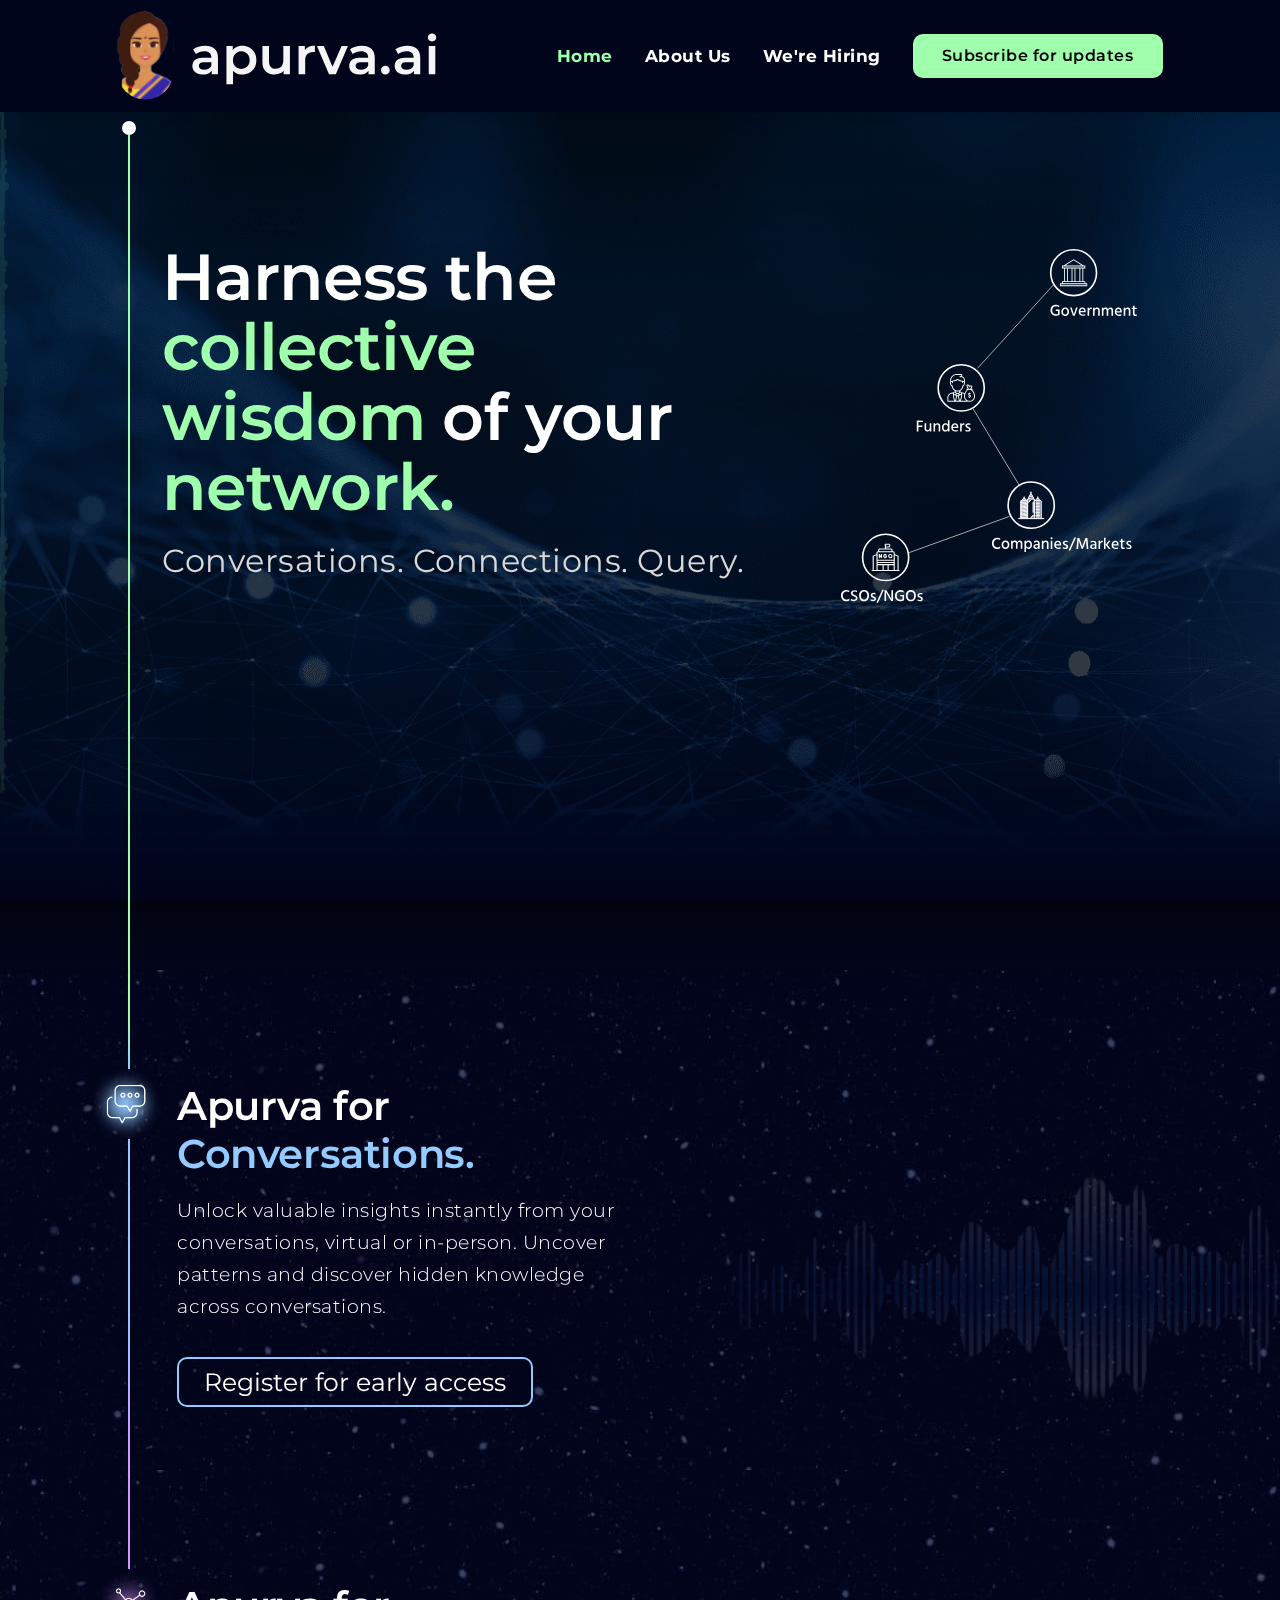
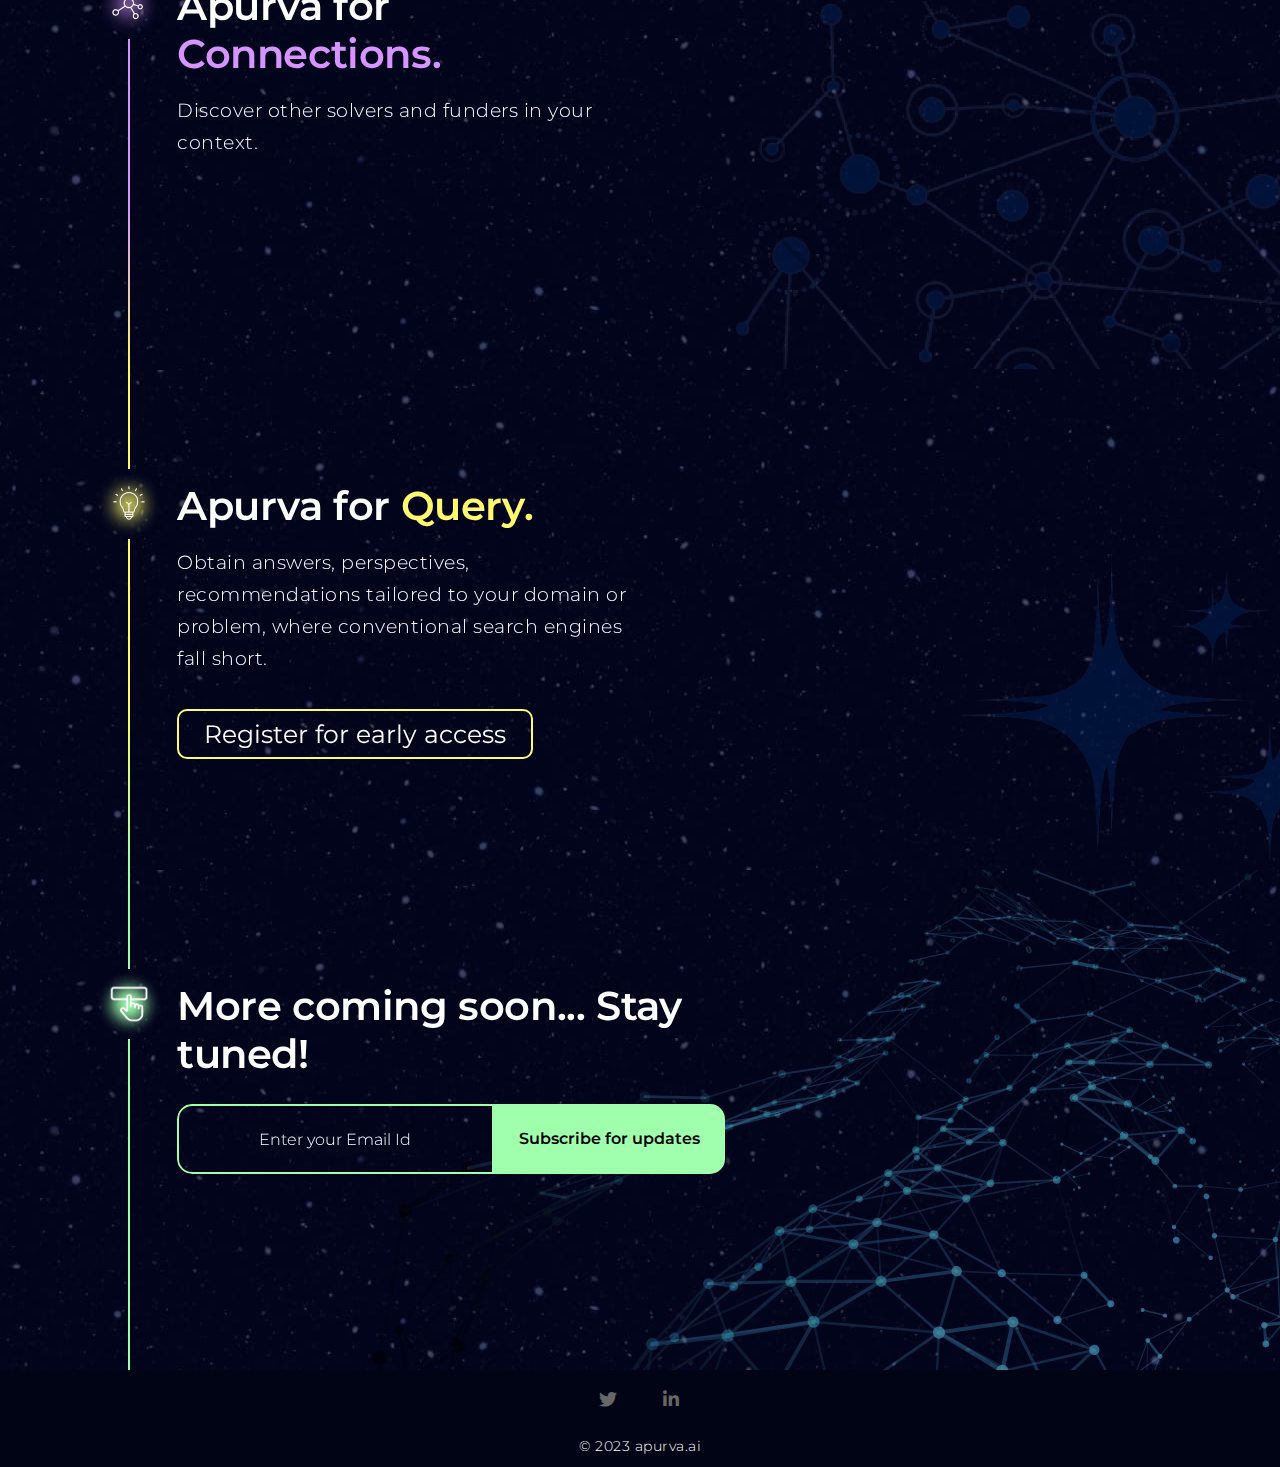
<file: index.html>
<!DOCTYPE html>
<html lang="en">
  <head>
    <meta charset="utf-8" />
    <meta
      content="width=device-width, initial-scale=1, shrink-to-fit=no"
      name="viewport"
    />
    <meta name="author" content="apurva.ai" />
    <meta
      name="description"
      content="Apurva, an open innovation platform for change leaders to leverage the collective wisdom of their network to solve problems with speed and at scale. It offers a suite of solutions for generating valueable insights from conversations, connections, and queries. "
    />
    <meta
      name="keywords"
      content="Sustainable Development Goals, Innovation, Platform, Conversation, Connections, Query, Solver, Funder, Network, Artificial Intelligence, Technology, Problem"
    />
    <title>
      "Apurva: Empowering Change Leaders with Open Innovation Solutions for
      Scalable Problem-Solving"
    </title>
    <link rel="icon" href="source/img/favicon.ico" />
    <link rel="stylesheet" href="source/css/bundle.min.css" />
    <link rel="stylesheet" href="source/css/settings.css" />
    <link rel="stylesheet" href="source/css/style.css" />
    <link rel="stylesheet" href="source/css/apurva.css" />
    <link rel="stylesheet" href="source/css/custom.css" />
  </head>
  <body
    data-spy="scroll"
    class="homePage"
    data-target=".navbar-nav"
    data-offset="90"
  >
    <!-- Loader -->
    <div class="loader" id="loader-fade">
      <div class="loader-container">
        <ul class="loader-box">
          <li></li>
          <li></li>
          <li></li>
          <li></li>
          <li></li>
          <li></li>
          <li></li>
          <li></li>
          <li></li>
        </ul>
      </div>
    </div>
    <!-- Loader ends -->

    <header class="cursor-light">
      <nav
        class="navbar navbar-top-default navbar-expand-lg black bottom-nav nav-box-shadow no-animation"
      >
        <div class="container-fluid">
          <a class="logo" href="javascript:void(0)">
            <img
              src="source/img/Apurva-logo-final.svg"
              alt="apurva.ai"
              title="apurva.ai"
              class="logo-img"
            />
          </a>
          <div class="collapse navbar-collapse d-none d-lg-block">
            <ul class="nav navbar-nav">
              <li class="nav-item">
                <a href="index.html#home" class="scroll nav-link">Home</a>
              </li>
              <li class="nav-item">
                <a href="about-us.html" class="scroll nav-link">About Us</a>
              </li>
              <li class="nav-item">
                <a href="we-are-hiring.html" class="scroll nav-link"
                  >We're Hiring</a
                >
              </li>

              <li class="nav-item">
                <a
                  link
                  type="button"
                  class="btn btn-medium btn-rounded btn-yellow hide contact-btn small"
                  href="index.html#contact"
                >
                  Subscribe for updates
                </a>
              </li>
            </ul>
          </div>

          <!-- side menu open button -->
          <a
            class="menu_bars d-inline-block menu-bars-setting animated-wrap sidemenu_toggle d-block d-lg-none"
          >
            <div class="menu-lines animated-element">
              <span></span>
              <span></span>
              <span></span>
            </div>
          </a>
          <!-- Side Menu -->
        </div>
      </nav>
      <!-- Side Menu -->
      <div class="side-menu">
        <div class="quarter-circle">
          <div class="menu_bars2 active" id="btn_sideNavClose">
            <span></span>
            <span></span>
            <span></span>
          </div>
        </div>
        <div class="inner-wrapper">
          <nav class="side-nav m-0">
            <ul class="navbar-nav flex-lg-row">
              <li class="nav-item">
                <a href="index.html#home" class="scroll nav-link">Home</a>
              </li>
              <li class="nav-item">
                <a href="about-us.html" class="scroll nav-link">About Us</a>
              </li>
              <li class="nav-item">
                <a href="we-are-hiring.html" class="scroll nav-link"
                  >We’re Hiring</a
                >
              </li>
            </ul>
          </nav>
        </div>
      </div>
      <a id="close_side_menu" href="javascript:void(0);"></a>
      <!--Side Menu-->
    </header>
    <!-- Header end -->
    <div class="mainContainer">
      <!-- Main Section start -->
      <section id="home" class="section cursor-light slide1">
        <!-- particles animation -->
        <div id="particles-js"></div>
        <!--Main Slider-->
        <!-- fade effect on background -->
        <div class="bottom"></div>

        <div
          id="rev_slider_8_1_wrapper"
          class="rev_slider_wrapper fullscreen-container"
          data-alias="weone"
          data-source="gallery"
        >
          <div
            id="rev_slider_8_1"
            class="rev_slider fullscreenbanner"
            data-version="5.4.8.1"
          >
            <div class="line-container">
              <div class="circle"></div>
              <div class="topline"></div>
            </div>
            <div class="intro-block flex-row-block">
              <div id="js-rotating01" class="introTitle">
                <h2>
                  Harness the
                  <span class="green"
                    >collective <br class="br" />
                    wisdom</span
                  >
                  of your <span class="green"> network.</span>
                </h2>
                <div class="introText">Conversations. Connections. Query.</div>
              </div>
              <div class="icon-block">
                <img src="source/img/icons.svg" alt="icons" />
              </div>
            </div>
          </div>
        </div>
      </section>
      <!-- Main Section end -->

      <section id="innovation" class="section conversation flex-row-block">
        <div class="line-container">
          <div class="topline"></div>
          <div class="circle">
            <img src="source/img/Conversations.png" alt="icon" />
          </div>
          <div class="bottomline"></div>
        </div>
        <div class="container-fluid">
          <div class="row">
            <div class="col-lg-6 mb-5 mb-lg-0 textColumn">
              <div class="introTitle">
                <h2>Apurva for <span class="blue">Conversations.</span></h2>
                <p class="content">
                  Unlock valuable insights instantly from your conversations,
                  virtual or in-person. Uncover patterns and discover hidden
                  knowledge across conversations.
                </p>
                <button
                  id="conversationBtn"
                  class="register-button"
                  onclick="setInsidePlaceholder()"
                >
                  Register for early access
                </button>
              </div>
            </div>
            <div class="col-lg-6 pl-6">
              <!-- Trigger/Open The Modal -->

              <!-- The Modal -->
              <div id="myModal" class="modal">
                <!-- Modal content -->
                <div class="modal-content">
                  <div id="loading">loading...</div>
                  <span class="close">&times;</span>
                  <form class="contact-form" id="contact-form-data">
                    <!-- getting type of clicked -->
                    <input class="type" type="hidden" name="type" />
                    <div class="row pt-3">
                      <div class="col-12">
                        <div class="col-sm-12 px-0" id="result"></div>
                      </div>

                      <div class="col-md-12">
                        <div class="form-group">
                          <input
                            class="form-control input"
                            type="text"
                            placeholder="Name"
                            required=""
                            id="name"
                            name="name"
                          />
                          <span class="mandatory">*</span>
                        </div>

                        <div class="form-group">
                          <input
                            class="form-control input"
                            type="email"
                            placeholder="Email Id"
                            required=""
                            id="email"
                            name="email"
                          />
                          <span class="mandatory">*</span>
                        </div>

                        <div class="form-group">
                          <input
                            class="form-control input"
                            type="text"
                            placeholder="Organization Website Link"
                            id="website"
                            name="website"
                          />
                          <span class="mandatory">*</span>
                        </div>

                        <div class="form-group">
                          <textarea
                            class="form-control input form-textarea"
                            id="message"
                            name="message"
                            placeholder='Describe the problem that "Apurva for Conversations" would address for your organization.'
                          ></textarea>
                          <span class="mandatory">*</span>
                        </div>
                      </div>

                      <div class="col-12">
                        <div class="contact-btn pt-1 text-center text-lg-left">
                          <button
                            type="button"
                            id="myBtn"
                            class="btn btn-medium contact_btn btn-rounded contact-btn"
                          >
                            <div class="submit-button-text">
                              Register for early access
                            </div>

                            <i class="submit-button-spinner" hidden
                              ><img
                                src="./source/img/loader.svg"
                                alt="loader"
                                width="25px"
                                height="25px"
                            /></i>
                          </button>
                        </div>
                      </div>
                    </div>
                  </form>
                </div>
              </div>
            </div>
          </div>
        </div>
      </section>
      <section id="changeLeaders" class="section connections flex-row-block">
        <div class="line-container">
          <div class="topline"></div>
          <div class="circle">
            <img src="source/img/Connections.png" alt="icon" />
          </div>
          <div class="bottomline"></div>
        </div>
        <div class="container-fluid">
          <div class="row">
            <div class="col-lg-6 mb-5 mb-lg-0 textColumn">
              <div class="introTitle">
                <h2>Apurva for <span class="purple">Connections.</span></h2>
                <p class="content">
                  Discover other solvers and funders in your context.
                </p>
              </div>
            </div>
            <div class="col-lg-6 pl-6"></div>
          </div>
        </div>
      </section>
      <section id="knowledge" class="section insights flex-row-block">
        <div class="line-container">
          <div class="topline"></div>
          <div class="circle">
            <img src="source/img/Insights.png" alt="icon" />
          </div>
          <div class="bottomline purpleLine"></div>
        </div>
        <div class="container-fluid">
          <div class="row">
            <div class="col-lg-6 mb-5 mb-lg-0 textColumn">
              <div class="introTitle">
                <h2>Apurva for <span class="yellow">Query.</span></h2>
                <p class="content">
                  Obtain answers, perspectives, recommendations tailored to your
                  domain or problem, where conventional search engines fall
                  short.
                </p>
                <button id="queryBtn" class="register-button">
                  Register for early access
                </button>
              </div>
            </div>
            <div class="col-lg-6 pl-6"></div>
          </div>
        </div>
      </section>

      <section id="contact" class="section stay-tuned flex-row-block">
        <div class="line-container">
          <div class="topline"></div>
          <div class="circle">
            <img src="source/img/Stay-Tuned.png" alt="icon" />
          </div>
          <div class="bottomline"></div>
        </div>
        <div class="container-fluid">
          <div class="row">
            <div class="col-lg-7 mb-7 mb-lg-0 textColumn">
              <div class="introTitle">
                <h2>More coming soon... Stay tuned!</h2>
                <div class="subscribe">
                  <input
                    type="text"
                    id="subscribe-input"
                    value=""
                    placeholder="Enter your Email Id"
                    name="email"
                  />

                  <button
                    type="button"
                    class="register-button subscribe-button"
                    id="subscribe"
                  >
                    <div class="subscribe-button-text">
                      Subscribe for updates
                    </div>
                    <i class="subscribe-button-spinner" hidden
                      ><img
                        src="./source/img/loader.svg"
                        alt="loader"
                        width="25px"
                        height="25px"
                    /></i>
                  </button>
                </div>
                <div id="subscribe-result"></div>
              </div>
            </div>
            <div class="col-lg-5 pl-6"></div>
          </div>
        </div>
      </section>

      <footer class="footer">
        <div class="container">
          <div class="row">
            <div class="col-md-12 col-sm-12 text-center followUsWrapper">
              <ul class="footer-icons">
                <li>
                  <a
                    href="https://twitter.com/apurva_ai"
                    target="_blank"
                    class="wow fadeInDown twitter"
                    ><i class="fab fa-twitter"></i>
                  </a>
                </li>

                <li>
                  <a
                    href="https://www.linkedin.com/company/apurva-ai/"
                    target="_blank"
                    class="wow fadeInDown linkedin"
                    ><i class="fab fa-linkedin-in"></i>
                  </a>
                </li>
              </ul>
              <p class="copyrights mt-2 mb-2">&copy; 2023 apurva.ai</p>
            </div>
          </div>
        </div>
      </footer>
    </div>
    <!-- </div> -->
    <!--Animated Cursor-->
    <div id="animated-cursor">
      <div id="cursor">
        <div id="cursor-loader"></div>
      </div>
    </div>
    <!--Animated Cursor End-->

    <!-- JavaScript -->
    <script src="source/js/bundle.min.js"></script>
    <!-- custom script -->
    <script src="source/js/script.js"></script>
    <script src="source/js/particles.js"></script>
  </body>
</html>
</file>
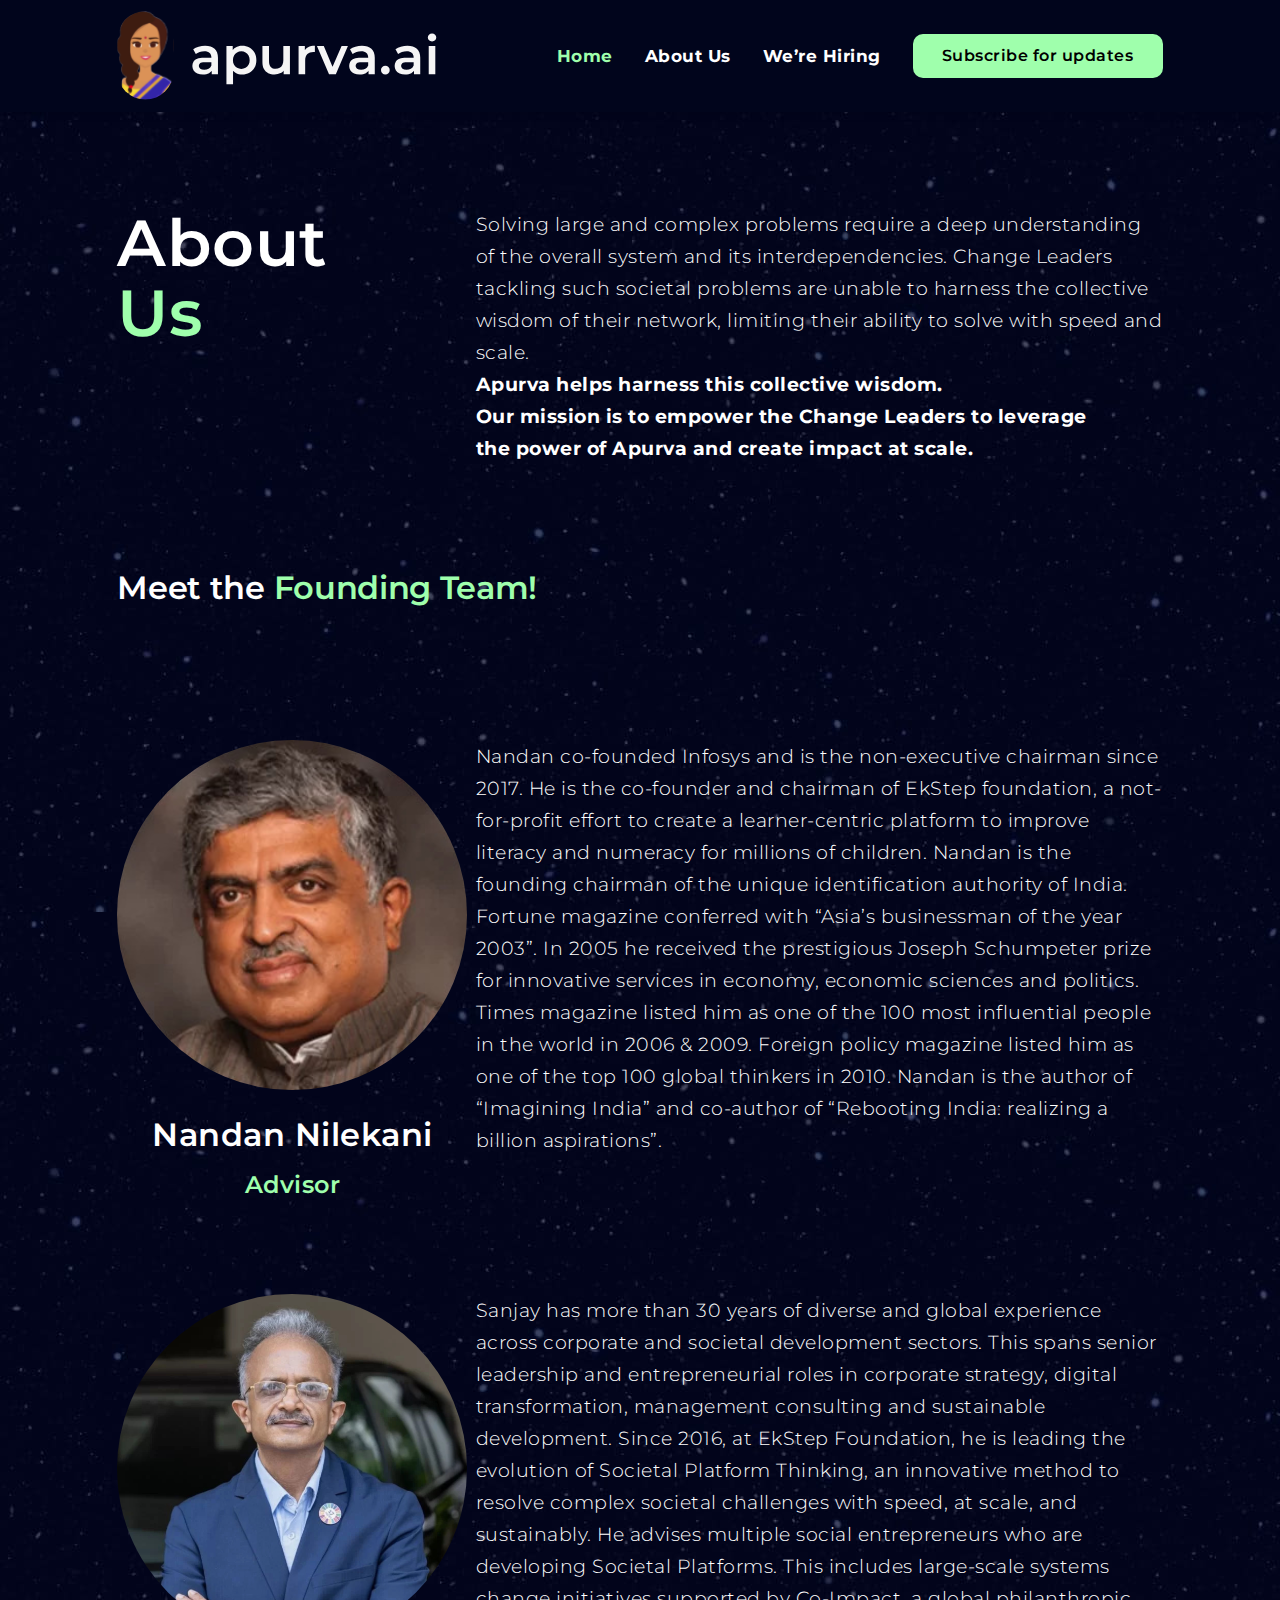
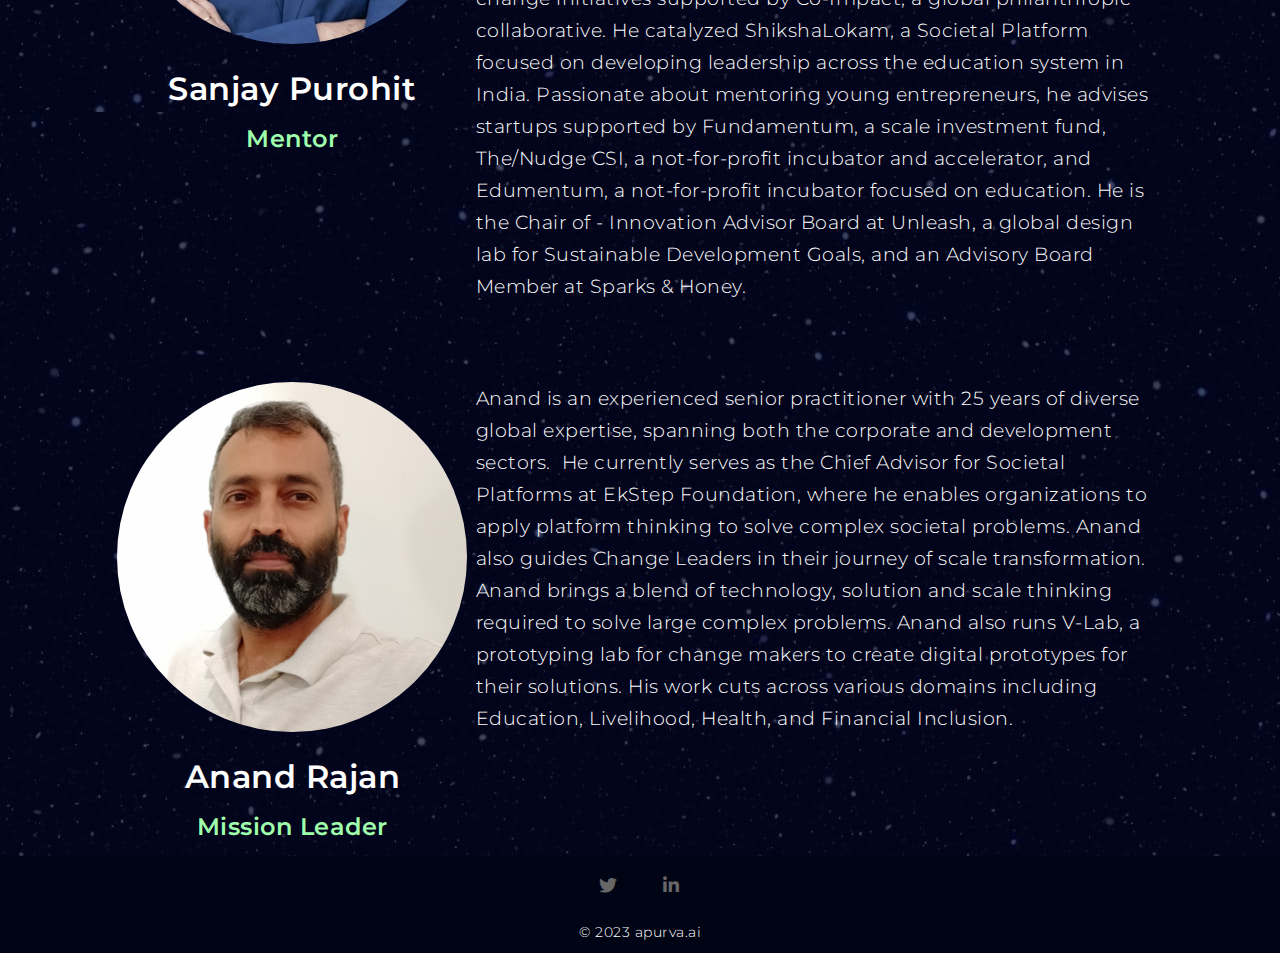
<file: about-us.html>
<!DOCTYPE html>
<html lang="en">
  <head>
    <meta charset="utf-8" />
    <meta
      content="width=device-width, initial-scale=1, shrink-to-fit=no"
      name="viewport"
    />
    <meta name="author" content="apurva.ai" />
    <meta
      name="description"
      content="Our mission is to empower change leaders to tackle large and complex societal problems by harnessing the collective wisdom of their networks."
    />
    <meta
      name="keywords"
      content="Large Complex Problems, System Leadership, Change Leaders, Empowerment, Impact, Scale, Nandan Nilekani, Not-for-profit, Global thinker, Imagining"
    />
    <title>
      About Us: Empowering Change Leaders to Solve Societal Problems through
      Collective Wisdom
    </title>
    <link rel="icon" href="source/img/favicon.ico" />
    <link rel="stylesheet" href="source/css/bundle.min.css" />
    <link rel="stylesheet" href="source/css/settings.css" />
    <link rel="stylesheet" href="source/css/style.css" />
    <link rel="stylesheet" href="source/css/apurva.css" />
    <link rel="stylesheet" href="source/css/custom.css" />
  </head>
  <body data-spy="scroll" data-target=".navbar-nav" data-offset="90">
    <!-- Loader -->
    <div class="loader" id="loader-fade">
      <div class="loader-container">
        <ul class="loader-box">
          <li></li>
          <li></li>
          <li></li>
          <li></li>
          <li></li>
          <li></li>
          <li></li>
          <li></li>
          <li></li>
        </ul>
      </div>
    </div>

    <header class="cursor-light">
      <nav
        class="navbar navbar-top-default navbar-expand-lg black bottom-nav nav-box-shadow no-animation"
      >
        <div class="container-fluid">
          <a class="logo" href="javascript:void(0)">
            <img
              src="source/img/Apurva-logo-final.svg"
              alt="apurva.ai"
              title="apurva.ai"
              class="logo-img"
            />
          </a>
          <div class="collapse navbar-collapse d-none d-lg-block">
            <ul class="nav navbar-nav">
              <li class="nav-item">
                <a href="index.html#home" class="scroll nav-link">Home</a>
              </li>
              <li class="nav-item">
                <a href="about-us.html" class="scroll nav-link">About Us</a>
              </li>
              <li class="nav-item">
                <a href="we-are-hiring.html" class="scroll nav-link"
                  >We’re Hiring</a
                >
              </li>

              <li class="nav-item">
                <a
                  link
                  type="button"
                  class="btn btn-medium btn-rounded btn-yellow hide contact-btn small"
                  href="index.html#contact"
                >
                  Subscribe for updates
                </a>
              </li>
            </ul>
          </div>

          <!-- side menu open button -->
          <a
            class="menu_bars d-inline-block menu-bars-setting animated-wrap sidemenu_toggle d-block d-lg-none"
          >
            <div class="menu-lines animated-element">
              <span></span>
              <span></span>
              <span></span>
            </div>
          </a>
          <!-- Side Menu -->
        </div>
      </nav>
      <!-- Side Menu -->
      <div class="side-menu">
        <div class="quarter-circle">
          <div class="menu_bars2 active" id="btn_sideNavClose">
            <span></span>
            <span></span>
            <span></span>
          </div>
        </div>
        <div class="inner-wrapper">
          <nav class="side-nav m-0">
            <ul class="navbar-nav flex-lg-row">
              <li class="nav-item">
                <a href="index.html#home" class="scroll nav-link">Home</a>
              </li>
              <li class="nav-item">
                <a href="about-us.html" class="scroll nav-link">About Us</a>
              </li>
              <li class="nav-item">
                <a href="we-are-hiring.html" class="scroll nav-link"
                  >We’re Hiring</a
                >
              </li>
            </ul>
          </nav>
        </div>
      </div>
      <a id="close_side_menu" href="javascript:void(0);"></a>
      <!--Side Menu-->
    </header>
    <!-- Header end -->
    <div class="mainContainer">
      <!-- Main Section start -->

      <section id="about" class="section flex-row-block">
        <div class="container-fluid">
          <div class="row">
            <div class="col-lg-4 mb-lg-0 textColumn headerText innnerPageTitle">
              <h2>
                About <br />
                <span class="green">Us</span>
              </h2>
            </div>
            <div class="col-lg-8 mb-12 mb-lg-0 textColumn">
              <div class="introTitle">
                <p class="content">
                  Solving large and complex problems require a deep
                  understanding of the overall system and its interdependencies.
                  Change Leaders tackling such societal problems are unable to
                  harness the collective wisdom of their network, limiting their
                  ability to solve with speed and scale.
                  <br />
                  <strong>
                    Apurva helps harness this collective wisdom.<br />
                    Our mission is to empower the Change Leaders to leverage
                    <br />
                    the power of Apurva and create impact at scale.
                  </strong>
                </p>
              </div>
            </div>
            <div class="col-lg-12 mb-12 mb-lg-0 mt200">
              <div
                class="introTitle found wow fadeInRight"
                data-wow-delay="300ms"
              >
                <h2>
                  Meet the
                  <span class="green"> Founding Team!</span>
                </h2>
              </div>
            </div>
          </div>
          <div class="row profileItem">
            <div class="col-lg-4 col-sm-4 mb-lg-0">
              <div class="img">
                <img
                  src="source/img/Nandan-Nilekani.svg"
                  alt="Nandan-Nilekani"
                  class="profile-img"
                />
                <p class="name">Nandan Nilekani</p>
                <p class="designation">Advisor</p>
              </div>
            </div>
            <div class="col-lg-8 col-sm-8 mb-lg-0 text">
              <p class="content">
                Nandan co-founded Infosys and is the non-executive chairman
                since 2017. He is the co-founder and chairman of EkStep
                foundation, a not-for-profit effort to create a learner-centric
                platform to improve literacy and numeracy for millions of
                children. Nandan is the founding chairman of the unique
                identification authority of India. Fortune magazine conferred
                with “Asia’s businessman of the year 2003”. In 2005 he received
                the prestigious Joseph Schumpeter prize for innovative services
                in economy, economic sciences and politics. Times magazine
                listed him as one of the 100 most influential people in the
                world in 2006 & 2009. Foreign policy magazine listed him as one
                of the top 100 global thinkers in 2010. Nandan is the author of
                “Imagining India” and co-author of “Rebooting India: realizing a
                billion aspirations”.
              </p>
            </div>
          </div>
          <div class="row profileItem">
            <div class="col-lg-4 col-sm-4 mb-lg-0">
              <div class="img">
                <img
                  src="source/img/Sanjay-Purohit.svg"
                  alt="Nandan-Nilekani"
                  class="profile-img"
                />
                <p class="name">Sanjay Purohit</p>
                <p class="designation">Mentor</p>
              </div>
            </div>
            <div class="col-lg-8 col-sm-8 mb-lg-0 text">
              <p class="content">
                Sanjay has more than 30 years of diverse and global experience
                across corporate and societal development sectors. This spans
                senior leadership and entrepreneurial roles in corporate
                strategy, digital transformation, management consulting and
                sustainable development. Since 2016, at EkStep Foundation, he is
                leading the evolution of Societal Platform Thinking, an
                innovative method to resolve complex societal challenges with
                speed, at scale, and sustainably. He advises multiple social
                entrepreneurs who are developing Societal Platforms. This
                includes large-scale systems change initiatives supported by
                Co-Impact, a global philanthropic collaborative. He catalyzed
                ShikshaLokam, a Societal Platform focused on developing
                leadership across the education system in India. Passionate
                about mentoring young entrepreneurs, he advises startups
                supported by Fundamentum, a scale investment fund, The/Nudge
                CSI, a not-for-profit incubator and accelerator, and Edumentum,
                a not-for-profit incubator focused on education. He is the Chair
                of - Innovation Advisor Board at Unleash, a global design lab
                for Sustainable Development Goals, and an Advisory Board Member
                at Sparks & Honey.
              </p>
            </div>
          </div>
          <div class="row profileItem">
            <div class="col-lg-4 col-sm-4 mb-lg-0">
              <div class="img">
                <img
                  src="source/img/Anand-Rajan.svg"
                  alt="Nandan-Nilekani"
                  class="profile-img"
                />
                <p class="name">Anand Rajan</p>
                <p class="designation">Mission Leader</p>
              </div>
            </div>
            <div class="col-lg-8 col-sm-8 mb-lg-0 text">
              <p class="content">
                Anand is an experienced senior practitioner with 25 years of
                diverse global expertise, spanning both the corporate and
                development sectors.  He currently serves as the Chief Advisor
                for Societal Platforms at EkStep Foundation, where he enables
                organizations to apply platform thinking to solve complex
                societal problems. Anand also guides Change Leaders in their
                journey of scale transformation. Anand brings a blend of
                technology, solution and scale thinking required to solve large
                complex problems. Anand also runs V-Lab, a prototyping lab for
                change makers to create digital prototypes for their solutions.
                His work cuts across various domains including Education,
                Livelihood, Health, and Financial Inclusion.
              </p>
            </div>
          </div>
        </div>
      </section>

      <!-- Footer starts -->
      <footer class="footer">
        <div class="container">
          <div class="row">
            <div class="col-md-12 col-sm-12 text-center followUsWrapper">
              <ul class="footer-icons">
                <li>
                  <a
                    href="https://twitter.com/apurva_ai"
                    target="_blank"
                    class="wow fadeInDown twitter"
                    ><i class="fab fa-twitter"></i>
                  </a>
                </li>

                <li>
                  <a
                    href="https://www.linkedin.com/company/apurva-ai/"
                    target="_blank"
                    class="wow fadeInDown linkedin"
                    ><i class="fab fa-linkedin-in"></i>
                  </a>
                </li>
              </ul>
              <p class="copyrights mt-2 mb-2">&copy; 2023 apurva.ai</p>
            </div>
          </div>
        </div>
      </footer>
    </div>

    <!--Animated Cursor-->
    <div id="animated-cursor">
      <div id="cursor">
        <div id="cursor-loader"></div>
      </div>
    </div>
    <!--Animated Cursor End-->

    <!-- JavaScript -->
    <script src="source/js/bundle.min.js"></script>

    <!-- custom script -->
    <script src="source/js/script.js"></script>
  </body>
</html>
</file>
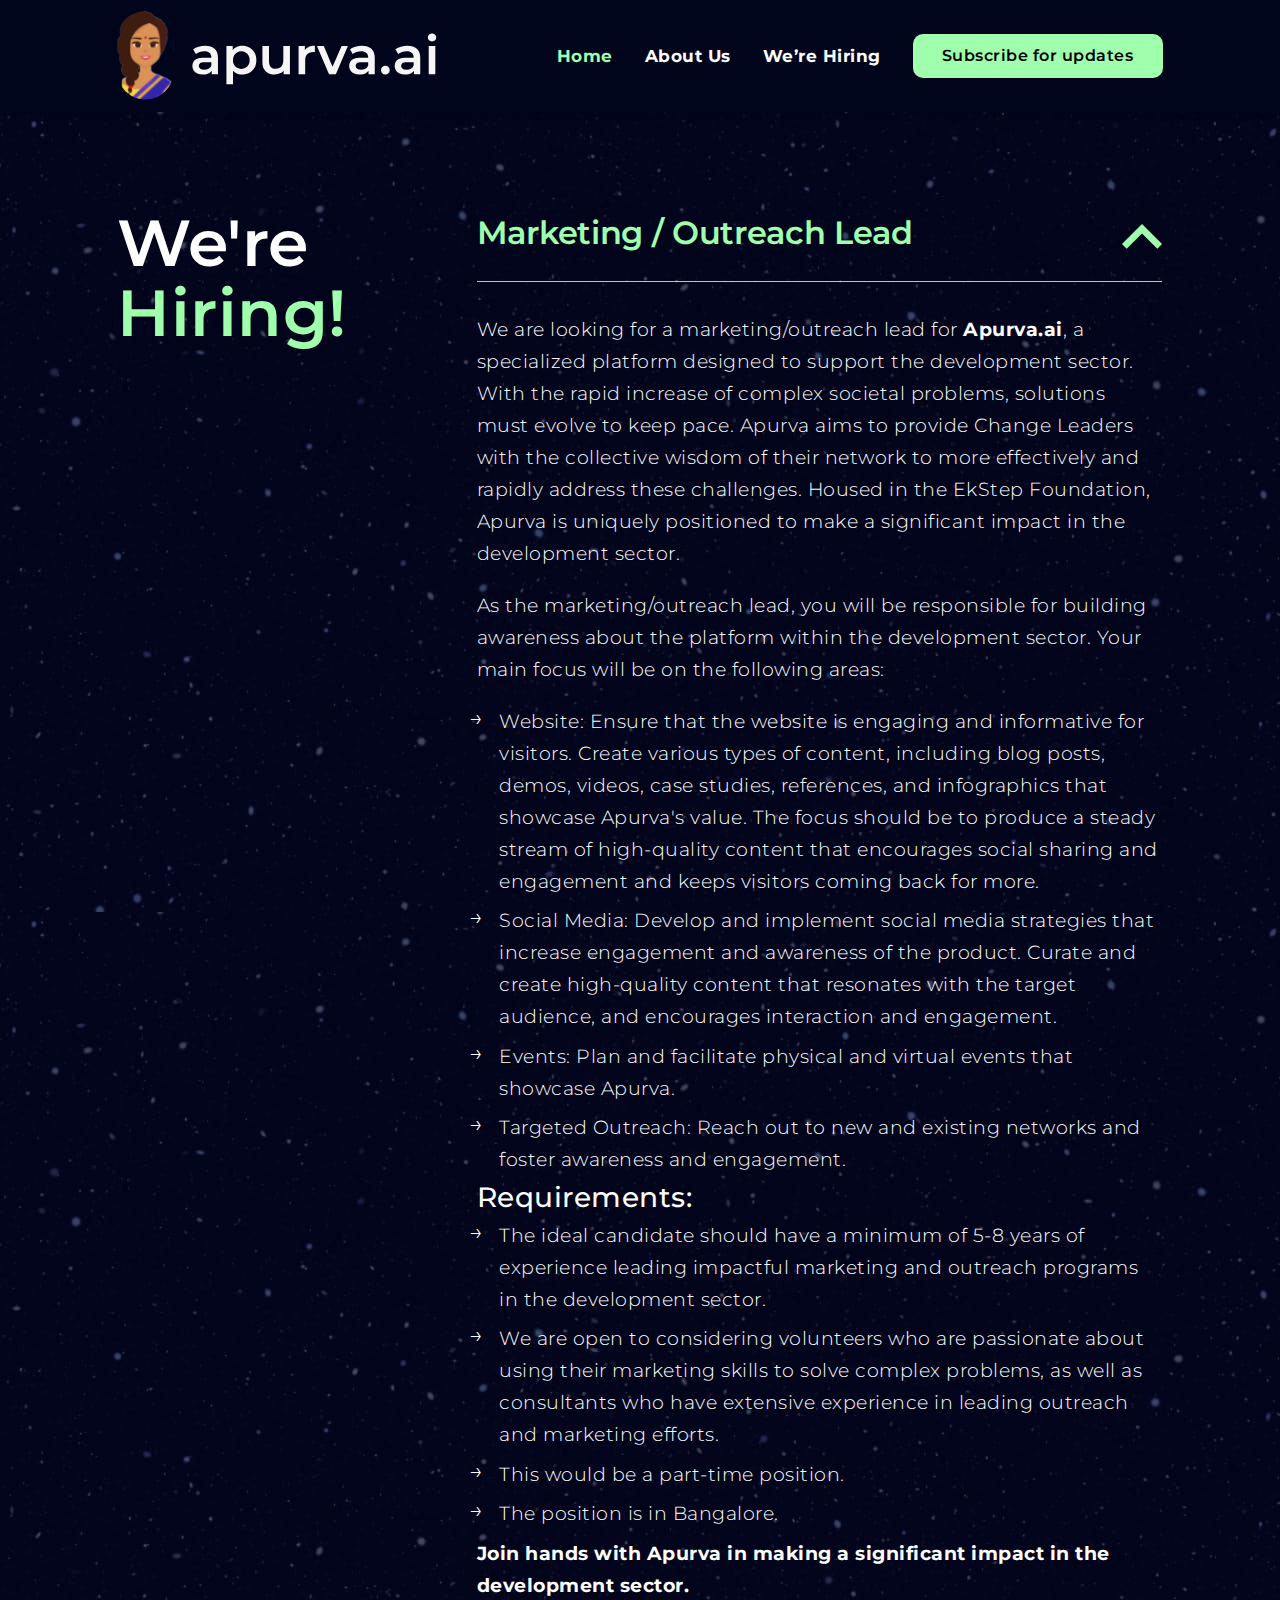
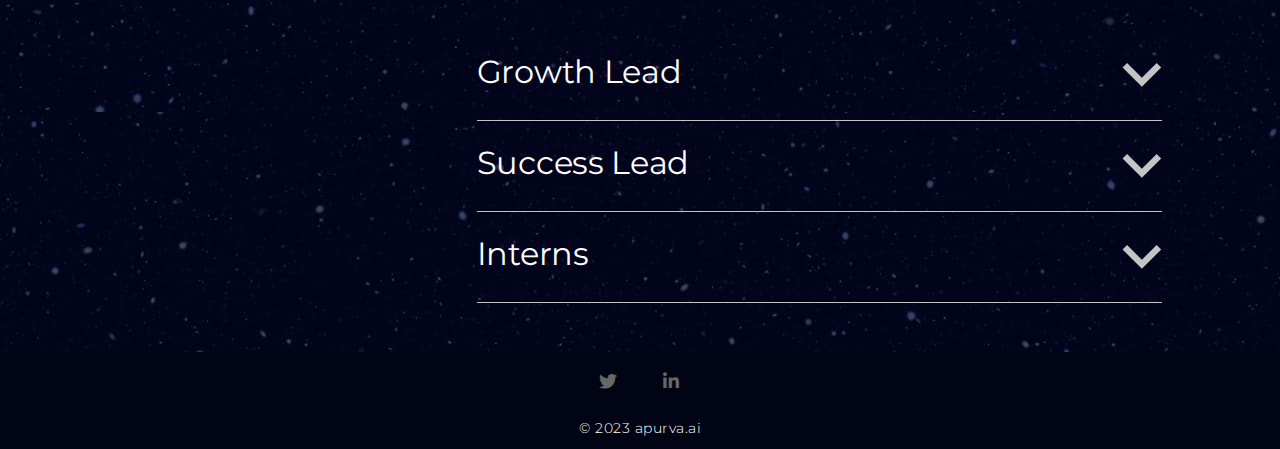
<file: we-are-hiring.html>
<!DOCTYPE html>
<html lang="en">
  <head>
    <meta charset="utf-8" />
    <meta
      content="width=device-width, initial-scale=1, shrink-to-fit=no"
      name="viewport"
    />
    <meta name="author" content="apurva.ai" />
    <meta
      name="description"
      content="We aim to equip change leaders with the means to address intricate societal issues of significant magnitude through leveraging the collective knowledge of their networks."
    />
    <meta
      name="keywords"
      content="Large Complex Problems, System Leadership, Change Leaders, Empowerment, Impact, Scale, Nandan Nilekani, Not-for-profit, Global thinker, Imagining"
    />
    <title>
      We are hiring: Join Our Mission to Empower Change Leaders in Solving
      Complex Societal Issues
    </title>
    <link rel="icon" href="source/img/favicon.ico" />
    <link rel="stylesheet" href="source/css/bundle.min.css" />
    <link rel="stylesheet" href="source/css/settings.css" />
    <link rel="stylesheet" href="source/css/style.css" />
    <link rel="stylesheet" href="source/css/apurva.css" />
    <link rel="stylesheet" href="source/css/custom.css" />
  </head>
  <body
    data-spy="scroll"
    data-target=".navbar-nav"
    class="weAreHiring"
    data-offset="90"
  >
    <!-- Loader -->
    <div class="loader" id="loader-fade">
      <div class="loader-container">
        <ul class="loader-box">
          <li></li>
          <li></li>
          <li></li>
          <li></li>
          <li></li>
          <li></li>
          <li></li>
          <li></li>
          <li></li>
        </ul>
      </div>
    </div>

    <header class="cursor-light">
      <nav
        class="navbar navbar-top-default navbar-expand-lg black bottom-nav nav-box-shadow no-animation"
      >
        <div class="container-fluid">
          <a class="logo" href="javascript:void(0)">
            <img
              src="source/img/Apurva-logo-final.svg"
              alt="apurva.ai"
              title="apurva.ai"
              class="logo-img"
            />
          </a>
          <div class="collapse navbar-collapse d-none d-lg-block">
            <ul class="nav navbar-nav">
              <li class="nav-item">
                <a href="index.html#home" class="scroll nav-link">Home</a>
              </li>
              <li class="nav-item">
                <a href="about-us.html" class="scroll nav-link">About Us</a>
              </li>
              <li class="nav-item">
                <a href="we-are-hiring.html" class="scroll nav-link"
                  >We’re Hiring</a
                >
              </li>

              <li class="nav-item">
                <a
                  link
                  type="button"
                  class="btn btn-medium btn-rounded btn-yellow hide contact-btn small"
                  href="index.html#contact"
                >
                  Subscribe for updates
                </a>
              </li>
            </ul>
          </div>

          <!-- side menu open button -->
          <a
            class="menu_bars d-inline-block menu-bars-setting animated-wrap sidemenu_toggle d-block d-lg-none"
          >
            <div class="menu-lines animated-element">
              <span></span>
              <span></span>
              <span></span>
            </div>
          </a>
          <!-- Side Menu -->
        </div>
      </nav>
      <!-- Side Menu -->
      <div class="side-menu">
        <div class="quarter-circle">
          <div class="menu_bars2 active" id="btn_sideNavClose">
            <span></span>
            <span></span>
            <span></span>
          </div>
        </div>
        <div class="inner-wrapper">
          <nav class="side-nav m-0">
            <ul class="navbar-nav flex-lg-row">
              <li class="nav-item">
                <a href="index.html#home" class="scroll nav-link">Home</a>
              </li>
              <li class="nav-item">
                <a href="about-us.html" class="scroll nav-link">About Us</a>
              </li>
              <li class="nav-item">
                <a href="we-are-hiring.html" class="scroll nav-link"
                  >We’re Hiring</a
                >
              </li>
            </ul>
          </nav>
        </div>
      </div>
      <a id="close_side_menu" href="javascript:void(0);"></a>
      <!--Side Menu-->
    </header>
    <!-- Header end -->
    <div class="mainContainer">
      <!-- Main Section start -->
      <!--  <div id="pagepiling"> -->

      <section id="weAreHiring" class="section whoWeare flex-row-block">
        <div class="container-fluid">
          <div class="row">
            <div class="col-lg-4 mb-lg-0 textColumn headerText innnerPageTitle">
              <h2>
                We're <br />
                <span class="green">Hiring!</span>
              </h2>
            </div>
            <div class="col-lg-8 mb-lg-0 textColumn">
              <div>
                <div id="accordion" class="weAreHiringAccordion">
                  <div class="card">
                    <div class="card-header introTitle">
                      <a
                        class="card-link darkcolor"
                        data-toggle="collapse"
                        href="#marketingOutreachLead"
                        ><h2>Marketing / Outreach Lead</h2>
                      </a>
                    </div>
                    <div
                      id="marketingOutreachLead"
                      class="collapse show"
                      data-parent="#accordion"
                    >
                      <div class="card-body">
                        <p class="bottom20">
                          We are looking for a marketing/outreach lead for
                          <strong>Apurva.ai</strong>, a specialized platform
                          designed to support the development sector. With the
                          rapid increase of complex societal problems, solutions
                          must evolve to keep pace. Apurva aims to provide
                          Change Leaders with the collective wisdom of their
                          network to more effectively and rapidly address these
                          challenges. Housed in the EkStep Foundation, Apurva is
                          uniquely positioned to make a significant impact in
                          the development sector.
                        </p>
                        <p>
                          As the marketing/outreach lead, you will be
                          responsible for building awareness about the platform
                          within the development sector. Your main focus will be
                          on the following areas:
                        </p>
                        <ul class="list-item">
                          <li>
                            <p>
                              Website: Ensure that the website is engaging and
                              informative for visitors. Create various types of
                              content, including blog posts, demos, videos, case
                              studies, references, and infographics that
                              showcase Apurva's value. The focus should be to
                              produce a steady stream of high-quality content
                              that encourages social sharing and engagement and
                              keeps visitors coming back for more.
                            </p>
                          </li>
                          <li>
                            <p>
                              Social Media: Develop and implement social media
                              strategies that increase engagement and awareness
                              of the product. Curate and create high-quality
                              content that resonates with the target audience,
                              and encourages interaction and engagement.
                            </p>
                          </li>
                          <li>
                            <p>
                              Events: Plan and facilitate physical and virtual
                              events that showcase Apurva.
                            </p>
                          </li>
                          <li>
                            <p>
                              Targeted Outreach: Reach out to new and existing
                              networks and foster awareness and engagement.
                            </p>
                          </li>
                        </ul>
                        <div class="introTitle">
                          <h3>Requirements:</h3>
                        </div>
                        <ul class="list-item">
                          <li>
                            <p>
                              The ideal candidate should have a minimum of 5-8
                              years of experience leading impactful marketing
                              and outreach programs in the development sector.
                            </p>
                          </li>
                          <li>
                            <p>
                              We are open to considering volunteers who are
                              passionate about using their marketing skills to
                              solve complex problems, as well as consultants who
                              have extensive experience in leading outreach and
                              marketing efforts.
                            </p>
                          </li>
                          <li><p>This would be a part-time position.</p></li>
                          <li><p>The position is in Bangalore.</p></li>
                        </ul>
                        <p>
                          <strong
                            >Join hands with Apurva in making a significant
                            impact in the development sector.</strong
                          >
                        </p>
                      </div>
                    </div>
                  </div>
                  <div class="card">
                    <div class="card-header introTitle">
                      <a
                        class="collapsed card-link darkcolor"
                        data-toggle="collapse"
                        href="#growthLead"
                        ><h2>Growth Lead</h2>
                      </a>
                    </div>

                    <div
                      id="growthLead"
                      class="collapse"
                      data-parent="#accordion"
                    >
                      <div class="card-body">
                        <p>
                          We are seeking a highly motivated Growth lead for
                          <strong>Apurva.ai</strong>, a specialized platform
                          designed to support the development sector.
                        </p>
                        <p>
                          With the rapid increase of complex societal problems,
                          solutions must evolve to keep pace. Apurva aims to
                          provide Change Leaders with the collective wisdom of
                          their network to more effectively and rapidly address
                          these challenges. Housed in the EkStep Foundation,
                          Apurva is uniquely positioned to make a significant
                          impact in the development sector.
                        </p>
                        <p>
                          As a Growth Lead, you will be responsible for
                          onboarding organizations on Apurva. This would include
                          entities such as NGOs, Foundations, Orchestrators,
                          Govt Institutions etc. The role will focus on the
                          following:
                        </p>
                        <ul class="list-item">
                          <li>
                            <p>
                              Conduct thorough market research to identify
                              organizations and networks where Apurva would be a
                              strong fit.
                            </p>
                          </li>
                          <li>
                            <p>
                              Develop and execute innovative strategies that
                              lead to onboardings and usage of Apurva.
                            </p>
                          </li>
                          <li>
                            <p>
                              Build strategic partnerships that leverage the
                              broader network to enable Apurva adoption.
                            </p>
                          </li>
                          <li>
                            <p>
                              Engage with key stakeholders and partners to
                              ensure adoption.
                            </p>
                          </li>
                          <li>
                            <p>
                              Analyze and report on key metrics to track impact
                              and identify areas for improvement.
                            </p>
                          </li>
                          <li>
                            <p>
                              Monitor usage trends and provide feedback loops
                              that strengthen Apurva.
                            </p>
                          </li>
                          <li>
                            <p>
                              Provide training and support to users to ensure
                              the products are being used effectively.
                            </p>
                          </li>
                        </ul>
                        <div class="introTitle">
                          <h3>Requirements:</h3>
                        </div>
                        <ul class="list-item">
                          <li>
                            <p>
                              The ideal candidate should have 7-10 years of
                              experience in taking digital products to market.
                            </p>
                          </li>
                          <li>
                            <p>
                              The Growth Lead will ensure that the product is
                              being adopted and is creating an impact in the
                              development sector.
                            </p>
                          </li>
                          <li>
                            <p>
                              Experience in the development sector would be a
                              big advantage.
                            </p>
                          </li>
                          <li>
                            <p>
                              We are open to full-time or part-time positions.
                            </p>
                          </li>
                          <li>
                            <p>
                              Volunteers, Consultants, Contract to Hire,
                              Employment can be considered.
                            </p>
                          </li>
                          <li><p>This is not a sales role.</p></li>
                          <li><p>The position is in Bangalore.</p></li>
                        </ul>
                        <p>
                          <strong
                            >Join hands with Apurva in making a significant
                            impact in the development sector.</strong
                          >
                        </p>
                      </div>
                    </div>
                  </div>
                  <div class="card">
                    <div class="card-header introTitle">
                      <a
                        class="collapsed card-link darkcolor"
                        data-toggle="collapse"
                        href="#successLead"
                        ><h2>Success Lead</h2>
                      </a>
                    </div>

                    <div
                      id="successLead"
                      class="collapse"
                      data-parent="#accordion"
                    >
                      <div class="card-body">
                        <p>
                          We are seeking a highly motivated Success lead for
                          <strong>Apurva.ai</strong>, a specialized platform
                          designed to support the development sector.
                        </p>
                        <p>
                          With the rapid increase of complex societal problems,
                          solutions must evolve to keep pace. Apurva aims to
                          provide Change Leaders with the collective wisdom of
                          their network to more effectively and rapidly address
                          these challenges. Housed in the EkStep Foundation,
                          Apurva is uniquely positioned to make a significant
                          impact in the development sector.
                        </p>
                        <p>
                          As a Success Lead, you will work closely with Apurva
                          users to ensure they are deriving value from the
                          platform, and that adoption and usage are increasing
                          over time.
                        </p>
                        <div class="introTitle">
                          <h3>Responsibilities:</h3>
                        </div>
                        <ul class="list-item">
                          <li>
                            <p>
                              Collaborate closely with users to identify
                              frictions and challenges, and bring feedback to
                              the product team to continuously improve the
                              platform.
                            </p>
                          </li>
                          <li>
                            <p>
                              Build and nurture a community and facilitate
                              communication and collaboration.
                            </p>
                          </li>
                          <li>
                            <p>
                              Encourage sharing of relevant knowledge and
                              learnings among community members and drive
                              innovation and impact.
                            </p>
                          </li>
                          <li>
                            <p>
                              Collect and publish ‘on the ground’ stories of
                              impact from the community, and share them with the
                              broader network to showcase the power and
                              potential of Apurva.
                            </p>
                          </li>
                          <li>
                            <p>
                              Analyze and report on key metrics to track growth,
                              engagement, and impact, and use this data to
                              continuously improve the community experience.
                            </p>
                          </li>
                        </ul>
                        <div class="introTitle">
                          <h3>Requirements:</h3>
                        </div>
                        <ul class="list-item">
                          <li>
                            <p>
                              The ideal candidate for this role should have
                              around 10 years of experience working in
                              communities or product success roles, with a
                              passion for societal impact and experience working
                              in the not-for-profit sector.
                            </p>
                          </li>
                          <li>
                            <p>
                              Excellent interpersonal and communication skills,
                              and the ability to collaborate with a diverse
                              range of stakeholders.
                            </p>
                          </li>
                          <li>
                            <p>
                              We are open to full-time or part-time positions.
                            </p>
                          </li>
                          <li>
                            <p>
                              Volunteers, Consultants, Contract to Hire,
                              Employment can be considered.
                            </p>
                          </li>
                          <li><p>The position is in Bangalore.</p></li>
                        </ul>
                        <p>
                          Join hands with Apurva in making a significant impact
                          in the development sector.
                        </p>
                      </div>
                    </div>
                  </div>
                  <div class="card">
                    <div class="card-header introTitle">
                      <a
                        class="collapsed card-link darkcolor"
                        data-toggle="collapse"
                        href="#Interns"
                        ><h2>Interns</h2>
                      </a>
                    </div>
                    <div id="Interns" class="collapse" data-parent="#accordion">
                      <div class="card-body">
                        <p>
                          Are you passionate about using your skills to make a
                          difference in the development sector? Are you
                          interested in leveraging the power of Artificial
                          Intelligence (AI) to create innovative solutions to
                          address some of the world's most pressing challenges?
                          If so, we want you to join us at
                          <strong>Apurva.ai</strong>!
                        </p>
                        <p>
                          We are seeking interns who share our passion for
                          creating positive change in the world, and who have
                          experience in marketing, community development,
                          research, data, software development, or any other
                          relevant field. Our ideal interns will be committed to
                          excellence and have a strong passion for solving large
                          complex problems.
                        </p>
                        <p>
                          As an intern with Apurva.ai, you will have the
                          opportunity to work alongside our team of experts in
                          AI and gain hands-on experience in deploying AI
                          products at scale. You will work on exciting projects
                          that require creative problem-solving and critical
                          thinking skills, and you will be part of a supportive
                          and collaborative work environment.
                        </p>
                        <p>
                          We believe that AI has the potential to transform the
                          development sector, and we are committed to developing
                          innovative solutions that can make a positive impact.
                          Our interns are an integral part of our team, and we
                          are committed to providing you with the support and
                          resources you need to succeed.
                        </p>
                        <p>
                          So if you are passionate about the development sector
                          and interested in leveraging AI to make a difference,
                          we encourage you to reach out to us at
                          contact@apurva.ai.
                        </p>
                        <p>
                          Apply today and join us in creating innovative AI
                          solutions that can change the world!
                        </p>
                      </div>
                    </div>
                  </div>
                </div>
              </div>
            </div>
          </div>
        </div>
      </section>

      <!-- Footer starts -->
      <footer class="footer">
        <div class="container">
          <div class="row">
            <div class="col-md-12 col-sm-12 text-center followUsWrapper">
              <ul class="footer-icons">
                <li>
                  <a
                    href="https://twitter.com/apurva_ai"
                    target="_blank"
                    class="wow fadeInDown twitter"
                    ><i class="fab fa-twitter"></i>
                  </a>
                </li>

                <li>
                  <a
                    href="https://www.linkedin.com/company/apurva-ai/"
                    target="_blank"
                    class="wow fadeInDown linkedin"
                    ><i class="fab fa-linkedin-in"></i>
                  </a>
                </li>
              </ul>
              <p class="copyrights mt-2 mb-2">&copy; 2023 apurva.ai</p>
            </div>
          </div>
        </div>
      </footer>
    </div>
    <!--Animated Cursor-->
    <div id="animated-cursor">
      <div id="cursor">
        <div id="cursor-loader"></div>
      </div>
    </div>
    <!--Animated Cursor End-->

    <!-- JavaScript -->
    <script src="source/js/bundle.min.js"></script>

    <!-- custom script -->
    <script src="source/js/script.js"></script>
  </body>
</html>
</file>
<file: source/css/settings.css>
/*-----------------------------------------------------------------------------

-	Revolution Slider 5.0 Default Style Settings -

Screen Stylesheet

version:   	5.4.5
date:      	15/05/17
author:		themepunch
email:     	info@themepunch.com
website:   	http://www.themepunch.com
-----------------------------------------------------------------------------*/
#debungcontrolls,.debugtimeline{width:100%;box-sizing:border-box}.rev_column,.rev_column .tp-parallax-wrap,.tp-svg-layer svg{vertical-align:top}#debungcontrolls{z-index:100000;position:fixed;bottom:0;height:auto;background:rgba(0,0,0,.6);padding:10px}.debugtimeline{height:10px;position:relative;margin-bottom:3px;display:none;white-space:nowrap}.debugtimeline:hover{height:15px}.the_timeline_tester{background:#e74c3c;position:absolute;top:0;left:0;height:100%;width:0}.rs-go-fullscreen{position:fixed!important;width:100%!important;height:100%!important;top:0!important;left:0!important;z-index:9999999!important;background:#fff!important}.debugtimeline.tl_slide .the_timeline_tester{background:#f39c12}.debugtimeline.tl_frame .the_timeline_tester{background:#3498db}.debugtimline_txt{color:#fff;font-weight:400;font-size:7px;position:absolute;left:10px;top:0;white-space:nowrap;line-height:10px}.rtl{direction:rtl}@font-face{font-family:revicons;src:url(../css/fonts/revicons/revicons90c6.eot?5510888);src:url(../css/fonts/revicons/revicons90c6.eot?5510888#iefix) format('embedded-opentype'),url(../css/fonts/revicons/revicons90c6.woff?5510888) format('woff'),url(../css/fonts/revicons/revicons90c6.ttf?5510888) format('truetype'),url(../css/fonts/revicons/revicons90c6.svg?5510888#revicons) format('svg');font-weight:400;font-style:normal}[class*=" revicon-"]:before,[class^=revicon-]:before{font-family:revicons;font-style:normal;font-weight:400;speak:none;display:inline-block;text-decoration:inherit;width:1em;margin-right:.2em;text-align:center;font-variant:normal;text-transform:none;line-height:1em;margin-left:.2em}.revicon-search-1:before{content:'\e802'}.revicon-pencil-1:before{content:'\e831'}.revicon-picture-1:before{content:'\e803'}.revicon-cancel:before{content:'\e80a'}.revicon-info-circled:before{content:'\e80f'}.revicon-trash:before{content:'\e801'}.revicon-left-dir:before{content:'\e817'}.revicon-right-dir:before{content:'\e818'}.revicon-down-open:before{content:'\e83b'}.revicon-left-open:before{content:'\e819'}.revicon-right-open:before{content:'\e81a'}.revicon-angle-left:before{content:'\e820'}.revicon-angle-right:before{content:'\e81d'}.revicon-left-big:before{content:'\e81f'}.revicon-right-big:before{content:'\e81e'}.revicon-magic:before{content:'\e807'}.revicon-picture:before{content:'\e800'}.revicon-export:before{content:'\e80b'}.revicon-cog:before{content:'\e832'}.revicon-login:before{content:'\e833'}.revicon-logout:before{content:'\e834'}.revicon-video:before{content:'\e805'}.revicon-arrow-combo:before{content:'\e827'}.revicon-left-open-1:before{content:'\e82a'}.revicon-right-open-1:before{content:'\e82b'}.revicon-left-open-mini:before{content:'\e822'}.revicon-right-open-mini:before{content:'\e823'}.revicon-left-open-big:before{content:'\e824'}.revicon-right-open-big:before{content:'\e825'}.revicon-left:before{content:'\e836'}.revicon-right:before{content:'\e826'}.revicon-ccw:before{content:'\e808'}.revicon-arrows-ccw:before{content:'\e806'}.revicon-palette:before{content:'\e829'}.revicon-list-add:before{content:'\e80c'}.revicon-doc:before{content:'\e809'}.revicon-left-open-outline:before{content:'\e82e'}.revicon-left-open-2:before{content:'\e82c'}.revicon-right-open-outline:before{content:'\e82f'}.revicon-right-open-2:before{content:'\e82d'}.revicon-equalizer:before{content:'\e83a'}.revicon-layers-alt:before{content:'\e804'}.revicon-popup:before{content:'\e828'}.rev_slider_wrapper{position:relative;z-index:0;width:100%}.rev_slider{position:relative;overflow:visible}.entry-content .rev_slider a,.rev_slider a{box-shadow:none}.tp-overflow-hidden{overflow:hidden!important}.group_ov_hidden{overflow:hidden}.rev_slider img,.tp-simpleresponsive img{max-width:none!important;transition:none;margin:0;padding:0;border:none}.rev_slider .no-slides-text{font-weight:700;text-align:center;padding-top:80px}.rev_slider>ul,.rev_slider>ul>li,.rev_slider>ul>li:before,.rev_slider_wrapper>ul,.tp-revslider-mainul>li,.tp-revslider-mainul>li:before,.tp-simpleresponsive>ul,.tp-simpleresponsive>ul>li,.tp-simpleresponsive>ul>li:before{list-style:none!important;position:absolute;margin:0!important;padding:0!important;overflow-x:visible;overflow-y:visible;background-image:none;background-position:0 0;text-indent:0;top:0;left:0}.rev_slider>ul>li,.rev_slider>ul>li:before,.tp-revslider-mainul>li,.tp-revslider-mainul>li:before,.tp-simpleresponsive>ul>li,.tp-simpleresponsive>ul>li:before{visibility:hidden}.tp-revslider-mainul,.tp-revslider-slidesli{padding:0!important;margin:0!important;list-style:none!important}.fullscreen-container,.fullwidthbanner-container{padding:0;position:relative}.rev_slider li.tp-revslider-slidesli{position:absolute!important}.tp-caption .rs-untoggled-content{display:block}.tp-caption .rs-toggled-content{display:none}.rs-toggle-content-active.tp-caption .rs-toggled-content{display:block}.rs-toggle-content-active.tp-caption .rs-untoggled-content{display:none}.rev_slider .caption,.rev_slider .tp-caption{position:relative;visibility:hidden;white-space:nowrap;display:block;-webkit-font-smoothing:antialiased!important;z-index:1}.rev_slider .caption,.rev_slider .tp-caption,.tp-simpleresponsive img{-moz-user-select:none;-khtml-user-select:none;-webkit-user-select:none;-o-user-select:none}.rev_slider .tp-mask-wrap .tp-caption,.rev_slider .tp-mask-wrap :last-child,.wpb_text_column .rev_slider .tp-mask-wrap .tp-caption,.wpb_text_column .rev_slider .tp-mask-wrap :last-child{margin-bottom:0}.tp-svg-layer svg{width:100%;height:100%;position:relative}.tp-carousel-wrapper{cursor:url(../images/openhand.cur),move}.tp-carousel-wrapper.dragged{cursor:url(../images/closedhand.cur),move}.tp_inner_padding{box-sizing:border-box;max-height:none!important}.tp-caption.tp-layer-selectable{-moz-user-select:all;-khtml-user-select:all;-webkit-user-select:all;-o-user-select:all}.tp-caption.tp-hidden-caption,.tp-forcenotvisible,.tp-hide-revslider,.tp-parallax-wrap.tp-hidden-caption{visibility:hidden!important;display:none!important}.rev_slider audio,.rev_slider embed,.rev_slider iframe,.rev_slider object,.rev_slider video{max-width:none!important}.tp-element-background{position:absolute;top:0;left:0;width:100%;height:100%;z-index:0}.tp-blockmask,.tp-blockmask_in,.tp-blockmask_out{position:absolute;top:0;left:0;width:100%;height:100%;background:#fff;z-index:1000;transform:scaleX(0) scaleY(0)}.tp-parallax-wrap{transform-style:preserve-3d}.rev_row_zone{position:absolute;width:100%;left:0;box-sizing:border-box;min-height:50px;font-size:0}.rev_column_inner,.rev_slider .tp-caption.rev_row{position:relative;width:100%!important;box-sizing:border-box}.rev_row_zone_top{top:0}.rev_row_zone_middle{top:50%;transform:translateY(-50%)}.rev_row_zone_bottom{bottom:0}.rev_slider .tp-caption.rev_row{display:table;table-layout:fixed;vertical-align:top;height:auto!important;font-size:0}.rev_column{display:table-cell;position:relative;height:auto;box-sizing:border-box;font-size:0}.rev_column_inner{display:block;height:auto!important;white-space:normal!important}.rev_column_bg{width:100%;height:100%;position:absolute;top:0;left:0;z-index:0;box-sizing:border-box;background-clip:content-box;border:0 solid transparent}.tp-caption .backcorner,.tp-caption .backcornertop,.tp-caption .frontcorner,.tp-caption .frontcornertop{height:0;top:0;width:0;position:absolute}.rev_column_inner .tp-loop-wrap,.rev_column_inner .tp-mask-wrap,.rev_column_inner .tp-parallax-wrap{text-align:inherit}.rev_column_inner .tp-mask-wrap{display:inline-block}.rev_column_inner .tp-parallax-wrap,.rev_column_inner .tp-parallax-wrap .tp-loop-wrap,.rev_column_inner .tp-parallax-wrap .tp-mask-wrap{position:relative!important;left:auto!important;top:auto!important;line-height:0}.tp-video-play-button,.tp-video-play-button i{line-height:50px!important;vertical-align:top;text-align:center}.rev_column_inner .rev_layer_in_column,.rev_column_inner .tp-parallax-wrap,.rev_column_inner .tp-parallax-wrap .tp-loop-wrap,.rev_column_inner .tp-parallax-wrap .tp-mask-wrap{vertical-align:top}.rev_break_columns{display:block!important}.rev_break_columns .tp-parallax-wrap.rev_column{display:block!important;width:100%!important}.fullwidthbanner-container{overflow:hidden}.fullwidthbanner-container .fullwidthabanner{width:100%;position:relative}.tp-static-layers{position:absolute;z-index:101;top:0;left:0}.tp-caption .frontcorner{border-left:40px solid transparent;border-right:0 solid transparent;border-top:40px solid #00A8FF;left:-40px}.tp-caption .backcorner{border-left:0 solid transparent;border-right:40px solid transparent;border-bottom:40px solid #00A8FF;right:0}.tp-caption .frontcornertop{border-left:40px solid transparent;border-right:0 solid transparent;border-bottom:40px solid #00A8FF;left:-40px}.tp-caption .backcornertop{border-left:0 solid transparent;border-right:40px solid transparent;border-top:40px solid #00A8FF;right:0}.tp-layer-inner-rotation{position:relative!important}img.tp-slider-alternative-image{width:100%;height:auto}.caption.fullscreenvideo,.rs-background-video-layer,.tp-caption.coverscreenvideo,.tp-caption.fullscreenvideo{width:100%;height:100%;top:0;left:0;position:absolute}.noFilterClass{filter:none!important}.rs-background-video-layer{visibility:hidden;z-index:0}.caption.fullscreenvideo audio,.caption.fullscreenvideo iframe,.caption.fullscreenvideo video,.tp-caption.fullscreenvideo iframe,.tp-caption.fullscreenvideo iframe audio,.tp-caption.fullscreenvideo iframe video{width:100%!important;height:100%!important;display:none}.fullcoveredvideo audio,.fullscreenvideo audio .fullcoveredvideo video,.fullscreenvideo video{background:#000}.fullcoveredvideo .tp-poster{background-position:center center;background-size:cover;width:100%;height:100%;top:0;left:0}.videoisplaying .html5vid .tp-poster{display:none}.tp-video-play-button{background:#000;background:rgba(0,0,0,.3);border-radius:5px;position:absolute;top:50%;left:50%;color:#FFF;margin-top:-25px;margin-left:-25px;cursor:pointer;width:50px;height:50px;box-sizing:border-box;display:inline-block;z-index:4;opacity:0;transition:opacity .3s ease-out!important}.tp-audio-html5 .tp-video-play-button,.tp-hiddenaudio{display:none!important}.tp-caption .html5vid{width:100%!important;height:100%!important}.tp-video-play-button i{width:50px;height:50px;display:inline-block;font-size:40px!important}.rs-fullvideo-cover,.tp-dottedoverlay,.tp-shadowcover{height:100%;top:0;left:0;position:absolute}.tp-caption:hover .tp-video-play-button{opacity:1;display:block}.tp-caption .tp-revstop{display:none;border-left:5px solid #fff!important;border-right:5px solid #fff!important;margin-top:15px!important;line-height:20px!important;vertical-align:top;font-size:25px!important}.tp-seek-bar,.tp-video-button,.tp-volume-bar{outline:0;line-height:12px;margin:0;cursor:pointer}.videoisplaying .revicon-right-dir{display:none}.videoisplaying .tp-revstop{display:inline-block}.videoisplaying .tp-video-play-button{display:none}.fullcoveredvideo .tp-video-play-button{display:none!important}.fullscreenvideo .fullscreenvideo audio,.fullscreenvideo .fullscreenvideo video{object-fit:contain!important}.fullscreenvideo .fullcoveredvideo audio,.fullscreenvideo .fullcoveredvideo video{object-fit:cover!important}.tp-video-controls{position:absolute;bottom:0;left:0;right:0;padding:5px;opacity:0;transition:opacity .3s;background-image:linear-gradient(to bottom,#000 13%,#323232 100%);display:table;max-width:100%;overflow:hidden;box-sizing:border-box}.rev-btn.rev-hiddenicon i,.rev-btn.rev-withicon i{transition:all .2s ease-out!important;font-size:15px}.tp-caption:hover .tp-video-controls{opacity:.9}.tp-video-button{background:rgba(0,0,0,.5);border:0;border-radius:3px;font-size:12px;color:#fff;padding:0}.tp-video-button:hover{cursor:pointer}.tp-video-button-wrap,.tp-video-seek-bar-wrap,.tp-video-vol-bar-wrap{padding:0 5px;display:table-cell;vertical-align:middle}.tp-video-seek-bar-wrap{width:80%}.tp-video-vol-bar-wrap{width:20%}.tp-seek-bar,.tp-volume-bar{width:100%;padding:0}.rs-fullvideo-cover{width:100%;background:0 0;z-index:5}.disabled_lc .tp-video-play-button,.rs-background-video-layer audio::-webkit-media-controls,.rs-background-video-layer video::-webkit-media-controls,.rs-background-video-layer video::-webkit-media-controls-start-playback-button{display:none!important}.tp-audio-html5 .tp-video-controls{opacity:1!important;visibility:visible!important}.tp-dottedoverlay{background-repeat:repeat;width:100%;z-index:3}.tp-dottedoverlay.twoxtwo{background:url(../assets/gridtile.html)}.tp-dottedoverlay.twoxtwowhite{background:url(../assets/gridtile_white.html)}.tp-dottedoverlay.threexthree{background:url(../assets/gridtile_3x3.html)}.tp-dottedoverlay.threexthreewhite{background:url(../assets/gridtile_3x3_white.html)}.tp-shadowcover{width:100%;background:#fff;z-index:-1}.tp-shadow1{box-shadow:0 10px 6px -6px rgba(0,0,0,.8)}.tp-shadow2:after,.tp-shadow2:before,.tp-shadow3:before,.tp-shadow4:after{z-index:-2;position:absolute;content:"";bottom:10px;left:10px;width:50%;top:85%;max-width:300px;background:0 0;box-shadow:0 15px 10px rgba(0,0,0,.8);transform:rotate(-3deg)}.tp-shadow2:after,.tp-shadow4:after{transform:rotate(3deg);right:10px;left:auto}.tp-shadow5{position:relative;box-shadow:0 1px 4px rgba(0,0,0,.3),0 0 40px rgba(0,0,0,.1) inset}.tp-shadow5:after,.tp-shadow5:before{content:"";position:absolute;z-index:-2;box-shadow:0 0 25px 0 rgba(0,0,0,.6);top:30%;bottom:0;left:20px;right:20px;border-radius:100px/20px}.tp-button{padding:6px 13px 5px;border-radius:3px;height:30px;cursor:pointer;color:#fff!important;text-shadow:0 1px 1px rgba(0,0,0,.6)!important;font-size:15px;line-height:45px!important;font-family:arial,sans-serif;font-weight:700;letter-spacing:-1px;text-decoration:none}.tp-button.big{color:#fff;text-shadow:0 1px 1px rgba(0,0,0,.6);font-weight:700;padding:9px 20px;font-size:19px;line-height:57px!important}.purchase:hover,.tp-button.big:hover,.tp-button:hover{background-position:bottom,15px 11px}.purchase.green,.purchase:hover.green,.tp-button.green,.tp-button:hover.green{background-color:#21a117;box-shadow:0 3px 0 0 #104d0b}.purchase.blue,.purchase:hover.blue,.tp-button.blue,.tp-button:hover.blue{background-color:#1d78cb;box-shadow:0 3px 0 0 #0f3e68}.purchase.red,.purchase:hover.red,.tp-button.red,.tp-button:hover.red{background-color:#cb1d1d;box-shadow:0 3px 0 0 #7c1212}.purchase.orange,.purchase:hover.orange,.tp-button.orange,.tp-button:hover.orange{background-color:#f70;box-shadow:0 3px 0 0 #a34c00}.purchase.darkgrey,.purchase:hover.darkgrey,.tp-button.darkgrey,.tp-button.grey,.tp-button:hover.darkgrey,.tp-button:hover.grey{background-color:#555;box-shadow:0 3px 0 0 #222}.purchase.lightgrey,.purchase:hover.lightgrey,.tp-button.lightgrey,.tp-button:hover.lightgrey{background-color:#888;box-shadow:0 3px 0 0 #555}.rev-btn,.rev-btn:visited{outline:0!important;box-shadow:none!important;text-decoration:none!important;line-height:44px;font-size:17px;font-weight:500;padding:12px 35px;box-sizing:border-box;font-family:Roboto,sans-serif;cursor:pointer}.rev-btn.rev-uppercase,.rev-btn.rev-uppercase:visited{text-transform:uppercase;letter-spacing:1px;font-size:15px;font-weight:900}.rev-btn.rev-withicon i{font-weight:400;position:relative;top:0;margin-left:10px!important}.rev-btn.rev-hiddenicon i{font-weight:400;position:relative;top:0;opacity:0;margin-left:0!important;width:0!important}.rev-btn.rev-hiddenicon:hover i{opacity:1!important;margin-left:10px!important;width:auto!important}.rev-btn.rev-medium,.rev-btn.rev-medium:visited{line-height:36px;font-size:14px;padding:10px 30px}.rev-btn.rev-medium.rev-hiddenicon i,.rev-btn.rev-medium.rev-withicon i{font-size:14px;top:0}.rev-btn.rev-small,.rev-btn.rev-small:visited{line-height:28px;font-size:12px;padding:7px 20px}.rev-btn.rev-small.rev-hiddenicon i,.rev-btn.rev-small.rev-withicon i{font-size:12px;top:0}.rev-maxround{border-radius:30px}.rev-minround{border-radius:3px}.rev-burger{position:relative;width:60px;height:60px;box-sizing:border-box;padding:22px 0 0 14px;border-radius:50%;border:1px solid rgba(51,51,51,.25);-webkit-tap-highlight-color:transparent;cursor:pointer}.rev-burger span{display:block;width:30px;height:3px;background:#333;transition:.7s;pointer-events:none;transform-style:flat!important}.rev-burger.revb-white span,.rev-burger.revb-whitenoborder span{background:#fff}.rev-burger span:nth-child(2){margin:3px 0}#dialog_addbutton .rev-burger:hover :first-child,.open .rev-burger :first-child,.open.rev-burger :first-child{transform:translateY(6px) rotate(-45deg)}#dialog_addbutton .rev-burger:hover :nth-child(2),.open .rev-burger :nth-child(2),.open.rev-burger :nth-child(2){transform:rotate(-45deg);opacity:0}#dialog_addbutton .rev-burger:hover :last-child,.open .rev-burger :last-child,.open.rev-burger :last-child{transform:translateY(-6px) rotate(-135deg)}.rev-burger.revb-white{border:2px solid rgba(255,255,255,.2)}.rev-burger.revb-darknoborder,.rev-burger.revb-whitenoborder{border:0}.rev-burger.revb-darknoborder span{background:#333}.rev-burger.revb-whitefull{background:#fff;border:none}.rev-burger.revb-whitefull span{background:#333}.rev-burger.revb-darkfull{background:#333;border:none}.rev-burger.revb-darkfull span,.rev-scroll-btn.revs-fullwhite{background:#fff}@keyframes rev-ani-mouse{0%{opacity:1;top:29%}15%{opacity:1;top:50%}50%{opacity:0;top:50%}100%{opacity:0;top:29%}}.rev-scroll-btn{display:inline-block;position:relative;left:0;right:0;text-align:center;cursor:pointer;width:35px;height:55px;box-sizing:border-box;border:3px solid #fff;border-radius:23px}.rev-scroll-btn>*{display:inline-block;line-height:18px;font-size:13px;font-weight:400;color:#fff;font-family:proxima-nova,"Helvetica Neue",Helvetica,Arial,sans-serif;letter-spacing:2px}.rev-scroll-btn>.active,.rev-scroll-btn>:focus,.rev-scroll-btn>:hover{color:#fff}.rev-scroll-btn>.active,.rev-scroll-btn>:active,.rev-scroll-btn>:focus,.rev-scroll-btn>:hover{opacity:.8}.rev-scroll-btn.revs-fullwhite span{background:#333}.rev-scroll-btn.revs-fulldark{background:#333;border:none}.rev-scroll-btn.revs-fulldark span,.tp-bullet{background:#fff}.rev-scroll-btn span{position:absolute;display:block;top:29%;left:50%;width:8px;height:8px;margin:-4px 0 0 -4px;background:#fff;border-radius:50%;animation:rev-ani-mouse 2.5s linear infinite}.rev-scroll-btn.revs-dark{border-color:#333}.rev-scroll-btn.revs-dark span{background:#333}.rev-control-btn{position:relative;display:inline-block;z-index:5;color:#FFF;font-size:20px;line-height:60px;font-weight:400;font-style:normal;font-family:Raleway;text-decoration:none;text-align:center;background-color:#000;border-radius:50px;text-shadow:none;background-color:rgba(0,0,0,.5);width:60px;height:60px;box-sizing:border-box;cursor:pointer}.rev-cbutton-dark-sr,.rev-cbutton-light-sr{border-radius:3px}.rev-cbutton-light,.rev-cbutton-light-sr{color:#333;background-color:rgba(255,255,255,.75)}.rev-sbutton{line-height:37px;width:37px;height:37px}.rev-sbutton-blue{background-color:#3B5998}.rev-sbutton-lightblue{background-color:#00A0D1}.rev-sbutton-red{background-color:#DD4B39}.tp-bannertimer{visibility:hidden;width:100%;height:5px;background:#000;background:rgba(0,0,0,.15);position:absolute;z-index:200;top:0}.tp-bannertimer.tp-bottom{top:auto;bottom:0!important;height:5px}.tp-caption img{background:0 0;-ms-filter:"progid:DXImageTransform.Microsoft.gradient(startColorstr=#00FFFFFF,endColorstr=#00FFFFFF)";filter:progid:DXImageTransform.Microsoft.gradient(startColorstr=#00FFFFFF, endColorstr=#00FFFFFF);zoom:1}.caption.slidelink a div,.tp-caption.slidelink a div{width:3000px;height:1500px;background:url(../assets/coloredbg.html)}.tp-caption.slidelink a span{background:url(../assets/coloredbg.html)}.tp-loader.spinner0,.tp-loader.spinner5{background-image:url(../assets/loader.gif);background-repeat:no-repeat}.tp-shape{width:100%;height:100%}.tp-caption .rs-starring{display:inline-block}.tp-caption .rs-starring .star-rating{float:none;display:inline-block;vertical-align:top;color:#FFC321!important}.tp-caption .rs-starring .star-rating,.tp-caption .rs-starring-page .star-rating{position:relative;height:1em;width:5.4em;font-family:star;font-size:1em!important}.tp-loader.spinner0,.tp-loader.spinner1{width:40px;height:40px;margin-top:-20px;margin-left:-20px;animation:tp-rotateplane 1.2s infinite ease-in-out;background-color:#fff;border-radius:3px;box-shadow:0 0 20px 0 rgba(0,0,0,.15)}.tp-caption .rs-starring .star-rating:before,.tp-caption .rs-starring-page .star-rating:before{content:"\73\73\73\73\73";color:#E0DADF;float:left;top:0;left:0;position:absolute}.tp-caption .rs-starring .star-rating span{overflow:hidden;float:left;top:0;left:0;position:absolute;padding-top:1.5em;font-size:1em!important}.tp-caption .rs-starring .star-rating span:before{content:"\53\53\53\53\53";top:0;position:absolute;left:0}.tp-loader{top:50%;left:50%;z-index:10000;position:absolute}.tp-loader.spinner0{background-position:center center}.tp-loader.spinner5{background-position:10px 10px;background-color:#fff;margin:-22px;width:44px;height:44px;border-radius:3px}@keyframes tp-rotateplane{0%{transform:perspective(120px) rotateX(0) rotateY(0)}50%{transform:perspective(120px) rotateX(-180.1deg) rotateY(0)}100%{transform:perspective(120px) rotateX(-180deg) rotateY(-179.9deg)}}.tp-loader.spinner2{width:40px;height:40px;margin-top:-20px;margin-left:-20px;background-color:red;box-shadow:0 0 20px 0 rgba(0,0,0,.15);border-radius:100%;animation:tp-scaleout 1s infinite ease-in-out}@keyframes tp-scaleout{0%{transform:scale(0)}100%{transform:scale(1);opacity:0}}.tp-loader.spinner3{margin:-9px 0 0 -35px;width:70px;text-align:center}.tp-loader.spinner3 .bounce1,.tp-loader.spinner3 .bounce2,.tp-loader.spinner3 .bounce3{width:18px;height:18px;background-color:#fff;box-shadow:0 0 20px 0 rgba(0,0,0,.15);border-radius:100%;display:inline-block;animation:tp-bouncedelay 1.4s infinite ease-in-out;animation-fill-mode:both}.tp-loader.spinner3 .bounce1{animation-delay:-.32s}.tp-loader.spinner3 .bounce2{animation-delay:-.16s}@keyframes tp-bouncedelay{0%,100%,80%{transform:scale(0)}40%{transform:scale(1)}}.tp-loader.spinner4{margin:-20px 0 0 -20px;width:40px;height:40px;text-align:center;animation:tp-rotate 2s infinite linear}.tp-loader.spinner4 .dot1,.tp-loader.spinner4 .dot2{width:60%;height:60%;display:inline-block;position:absolute;top:0;background-color:#fff;border-radius:100%;animation:tp-bounce 2s infinite ease-in-out;box-shadow:0 0 20px 0 rgba(0,0,0,.15)}.tp-loader.spinner4 .dot2{top:auto;bottom:0;animation-delay:-1s}@keyframes tp-rotate{100%{transform:rotate(360deg)}}@keyframes tp-bounce{0%,100%{transform:scale(0)}50%{transform:scale(1)}}.tp-bullets.navbar,.tp-tabs.navbar,.tp-thumbs.navbar{border:none;min-height:0;margin:0;border-radius:0}.tp-bullets,.tp-tabs,.tp-thumbs{position:absolute;display:block;z-index:1000;top:0;left:0}.tp-tab,.tp-thumb{cursor:pointer;position:absolute;opacity:.5;box-sizing:border-box}.tp-arr-imgholder,.tp-tab-image,.tp-thumb-image,.tp-videoposter{background-position:center center;background-size:cover;width:100%;height:100%;display:block;position:absolute;top:0;left:0}.tp-tab.selected,.tp-tab:hover,.tp-thumb.selected,.tp-thumb:hover{opacity:1}.tp-tab-mask,.tp-thumb-mask{box-sizing:border-box!important}.tp-tabs,.tp-thumbs{box-sizing:content-box!important}.tp-bullet{width:15px;height:15px;position:absolute;background:rgba(255,255,255,.3);cursor:pointer}.tp-bullet.selected,.tp-bullet:hover{background:#fff}.tparrows{cursor:pointer;background:#000;background:rgba(0,0,0,.5);width:40px;height:40px;position:absolute;display:block;z-index:1000}.tparrows:hover{background:#000}.tparrows:before{font-family:revicons;font-size:15px;color:#fff;display:block;line-height:40px;text-align:center}.hginfo,.hglayerinfo{font-size:12px;font-weight:600}.tparrows.tp-leftarrow:before{content:'\e824'}.tparrows.tp-rightarrow:before{content:'\e825'}body.rtl .tp-kbimg{left:0!important}.dddwrappershadow{box-shadow:0 45px 100px rgba(0,0,0,.4)}.hglayerinfo{position:fixed;bottom:0;left:0;color:#FFF;line-height:20px;background:rgba(0,0,0,.75);padding:5px 10px;z-index:2000;white-space:normal}.helpgrid,.hginfo{position:absolute}.hginfo{top:-2px;left:-2px;color:#e74c3c;background:#000;padding:2px 5px}.indebugmode .tp-caption:hover{border:1px dashed #c0392b!important}.helpgrid{border:2px dashed #c0392b;top:0;left:0;z-index:0}#revsliderlogloglog{padding:15px;color:#fff;position:fixed;top:0;left:0;width:200px;height:150px;background:rgba(0,0,0,.7);z-index:100000;font-size:10px;overflow:scroll}.aden{filter:hue-rotate(-20deg) contrast(.9) saturate(.85) brightness(1.2)}.aden::after{background:linear-gradient(to right,rgba(66,10,14,.2),transparent);mix-blend-mode:darken}.perpetua::after,.reyes::after{mix-blend-mode:soft-light;opacity:.5}.inkwell{filter:sepia(.3) contrast(1.1) brightness(1.1) grayscale(1)}.perpetua::after{background:linear-gradient(to bottom,#005b9a,#e6c13d)}.reyes{filter:sepia(.22) brightness(1.1) contrast(.85) saturate(.75)}.reyes::after{background:#efcdad}.gingham{filter:brightness(1.05) hue-rotate(-10deg)}.gingham::after{background:linear-gradient(to right,rgba(66,10,14,.2),transparent);mix-blend-mode:darken}.toaster{filter:contrast(1.5) brightness(.9)}.toaster::after{background:radial-gradient(circle,#804e0f,#3b003b);mix-blend-mode:screen}.walden{filter:brightness(1.1) hue-rotate(-10deg) sepia(.3) saturate(1.6)}.walden::after{background:#04c;mix-blend-mode:screen;opacity:.3}.hudson{filter:brightness(1.2) contrast(.9) saturate(1.1)}.hudson::after{background:radial-gradient(circle,#a6b1ff 50%,#342134);mix-blend-mode:multiply;opacity:.5}.earlybird{filter:contrast(.9) sepia(.2)}.earlybird::after{background:radial-gradient(circle,#d0ba8e 20%,#360309 85%,#1d0210 100%);mix-blend-mode:overlay}.mayfair{filter:contrast(1.1) saturate(1.1)}.mayfair::after{background:radial-gradient(circle at 40% 40%,rgba(255,255,255,.8),rgba(255,200,200,.6),#111 60%);mix-blend-mode:overlay;opacity:.4}.lofi{filter:saturate(1.1) contrast(1.5)}.lofi::after{background:radial-gradient(circle,transparent 70%,#222 150%);mix-blend-mode:multiply}._1977{filter:contrast(1.1) brightness(1.1) saturate(1.3)}._1977:after{background:rgba(243,106,188,.3);mix-blend-mode:screen}.brooklyn{filter:contrast(.9) brightness(1.1)}.brooklyn::after{background:radial-gradient(circle,rgba(168,223,193,.4) 70%,#c4b7c8);mix-blend-mode:overlay}.xpro2{filter:sepia(.3)}.xpro2::after{background:radial-gradient(circle,#e6e7e0 40%,rgba(43,42,161,.6) 110%);mix-blend-mode:color-burn}.nashville{filter:sepia(.2) contrast(1.2) brightness(1.05) saturate(1.2)}.nashville::after{background:rgba(0,70,150,.4);mix-blend-mode:lighten}.nashville::before{background:rgba(247,176,153,.56);mix-blend-mode:darken}.lark{filter:contrast(.9)}.lark::after{background:rgba(242,242,242,.8);mix-blend-mode:darken}.lark::before{background:#22253f;mix-blend-mode:color-dodge}.moon{filter:grayscale(1) contrast(1.1) brightness(1.1)}.moon::before{background:#a0a0a0;mix-blend-mode:soft-light}.moon::after{background:#383838;mix-blend-mode:lighten}.clarendon{filter:contrast(1.2) saturate(1.35)}.clarendon:before{background:rgba(127,187,227,.2);mix-blend-mode:overlay}.willow{filter:grayscale(.5) contrast(.95) brightness(.9)}.willow::before{background-color:radial-gradient(40%,circle,#d4a9af 55%,#000 150%);mix-blend-mode:overlay}.willow::after{background-color:#d8cdcb;mix-blend-mode:color}.rise{filter:brightness(1.05) sepia(.2) contrast(.9) saturate(.9)}.rise::after{background:radial-gradient(circle,rgba(232,197,152,.8),transparent 90%);mix-blend-mode:overlay;opacity:.6}.rise::before{background:radial-gradient(circle,rgba(236,205,169,.15) 55%,rgba(50,30,7,.4));mix-blend-mode:multiply}._1977:after,._1977:before,.aden:after,.aden:before,.brooklyn:after,.brooklyn:before,.clarendon:after,.clarendon:before,.earlybird:after,.earlybird:before,.gingham:after,.gingham:before,.hudson:after,.hudson:before,.inkwell:after,.inkwell:before,.lark:after,.lark:before,.lofi:after,.lofi:before,.mayfair:after,.mayfair:before,.moon:after,.moon:before,.nashville:after,.nashville:before,.perpetua:after,.perpetua:before,.reyes:after,.reyes:before,.rise:after,.rise:before,.slumber:after,.slumber:before,.toaster:after,.toaster:before,.walden:after,.walden:before,.willow:after,.willow:before,.xpro2:after,.xpro2:before{content:'';display:block;height:100%;width:100%;top:0;left:0;position:absolute;pointer-events:none}._1977,.aden,.brooklyn,.clarendon,.earlybird,.gingham,.hudson,.inkwell,.lark,.lofi,.mayfair,.moon,.nashville,.perpetua,.reyes,.rise,.slumber,.toaster,.walden,.willow,.xpro2{position:relative}._1977 img,.aden img,.brooklyn img,.clarendon img,.earlybird img,.gingham img,.hudson img,.inkwell img,.lark img,.lofi img,.mayfair img,.moon img,.nashville img,.perpetua img,.reyes img,.rise img,.slumber img,.toaster img,.walden img,.willow img,.xpro2 img{width:100%;z-index:1}._1977:before,.aden:before,.brooklyn:before,.clarendon:before,.earlybird:before,.gingham:before,.hudson:before,.inkwell:before,.lark:before,.lofi:before,.mayfair:before,.moon:before,.nashville:before,.perpetua:before,.reyes:before,.rise:before,.slumber:before,.toaster:before,.walden:before,.willow:before,.xpro2:before{z-index:2}._1977:after,.aden:after,.brooklyn:after,.clarendon:after,.earlybird:after,.gingham:after,.hudson:after,.inkwell:after,.lark:after,.lofi:after,.mayfair:after,.moon:after,.nashville:after,.perpetua:after,.reyes:after,.rise:after,.slumber:after,.toaster:after,.walden:after,.willow:after,.xpro2:after{z-index:3}.slumber{filter:saturate(.66) brightness(1.05)}.slumber::after{background:rgba(125,105,24,.5);mix-blend-mode:soft-light}.slumber::before{background:rgba(69,41,12,.4);mix-blend-mode:lighten}.tp-kbimg-wrap:after,.tp-kbimg-wrap:before{height:500%;width:500%}
/* before-after slider */
.rs-before-after-addon {
    overflow: hidden !important;
}
.rs-addon-beforeafter-btn {
    position: absolute;
    display: table;
    cursor: pointer;
    text-align: center;
    white-space: nowrap;
    z-index: 102;
}
.rs-addon-beforeafter-btn i {
    display: table-cell;
    vertical-align: middle;
    position: relative;
}
.rs-beforeafter-shift-arrows .rs-addon-beforeafter-btn i {
    -webkit-transform: translateX(0) !important;
    transform: translateX(0) !important;
}
.rs-addon-beforeafter-btn-vertical,
.rs-addon-beforeafter-btn-vertical i {
    display: block;
}
.rs-addon-beforeafter-line {
    display: block;
    position: absolute;
    z-index: 98;
}
.rs-addon-beforeafter-line.rs-beforeafter-horizontal {
    top: 0;
    opacity: 0 !important;
    height: 100%;
}
.rs-addon-beforeafter-line.rs-beforeafter-vertical {
    left: 0;
    width: 100%;
}
.rs-before-after-element {
    opacity: 0;
    visibility: hidden;
}
.rs-before-after-element,
.rs-before-after-element:before {
    -webkit-user-select: none; -moz-user-select: none; user-select: none;
}
.rs-addon-beforeafter-bg {
    opacity: 0;
    z-index: 999;
}
.rs-addon-beforeafter-bg,
.rs-addon-beforeafter-revealer,
.rs-addon-beforeafter-revealer .tp-loop-wrap {
    width: 100%;
    height: 100%;
}
.rs-addon-beforeafter-bg,
.rs-addon-beforeafter-revealer {
    position: absolute;
    overflow: hidden;
}
.rs-addon-beforeafter-before {
    top: 0;
    left: 0;
}
.rs-addon-beforeafter-horizontal .rs-addon-beforeafter-bg,
.rs-addon-beforeafter-horizontal .rs-addon-beforeafter-after {
    top: 0;
    right: 0;
}
.rs-addon-beforeafter-vertical .rs-addon-beforeafter-bg,
.rs-addon-beforeafter-vertical .rs-addon-beforeafter-after {
    bottom: 0;
    left: 0;
}
.rs-addon-beforeafter-bg,
.rs-addon-beforeafter-after {
    opacity: 0;
}
.rs-addon-beforeafter-inner,
.rs-addon-beforeafter-bg-inner {
    position: absolute;
    width: 100%;
    height: 100%;
}
.rs-addon-beforeafter-horizontal .rs-addon-beforeafter-inner,
.rs-addon-beforeafter-horizontal .rs-addon-beforeafter-bg-inner {
    right: 0;
    top: 0;
}
.rs-addon-beforeafter-vertical .rs-addon-beforeafter-inner,
.rs-addon-beforeafter-vertical .rs-addon-beforeafter-bg-inner {
    left: 0;
    bottom: 0;
}
.rs-video-beforeafter,
.rs-video-beforeafter .tp-mask-wrap {
    width: 100% !important;
    height: 100% !important;
}
.rs-before-after-addon:not(.before-after-carousel).dragging,
.rs-before-after-addon:not(.before-after-carousel).dragging *,
.rs-before-after-addon:not(.before-after-carousel).dragging .rs-addon-beforeafter-btn i:before {
    -webkit-user-select: none !important;
    -moz-user-select: none !important;
    user-select: none !important;
}
.rs-beforeafter-pointers,
.rs-beforeafter-pointers .rs-addon-beforeafter-inner {
    pointer-events: none;
}
.rs-beforeafter-pointers *:not(.rs-addon-beforeafter-inner) {
    pointer-events: auto;
}
.rs-beforeafter-pointers .rs-video-beforeafter,
.rs-beforeafter-pointers .rs-video-beforeafter * {
    pointer-events: none;
}
</file>
<file: source/css/style.css>
@import url("https://fonts.googleapis.com/css?family=Montserrat:100,200,300,400,500,600,700,800,900");

/* @import url("https://fonts.googleapis.com/css?family=Source+Sans+Pro:300,400,600,700,900"); */

.font-primary {
  font-family: "Montserrat", sans-serif;
}
.font-secondary {
  font-family: "Source Sans Pro", sans-serif;
}

/* ===================================
    General
====================================== */

body {
  font-family: "Source Sans Pro", sans-serif;
  font-size: 15px;
  color: #212622;
  font-weight: 300;
  line-height: 26px;
  letter-spacing: 0.5px;
  overflow-x: hidden;
  -webkit-font-smoothing: antialiased;
  background:/* url('../img/blue-glow.png') no-repeat top left -6.25rem */ #171717;
}
ol,
ul {
  margin: 0;
  padding: 0;
  list-style: none;
}
section,
.section-padding {
  position: relative;
  padding: 7.5rem 0;
  overflow: hidden;
}

.portfolio-padding {
  padding: 7.5rem 0 4rem;
}
h1,
h2,
h3,
h4,
h5,
h6 {
  font-family: "Montserrat", sans-serif;
}
h1,
h2,
h3,
h4,
h5,
h6 {
  line-height: 1;
}
h1 {
  font-size: 72px;
}
.h1 {
  font-size: 4rem;
}
h2 {
  font-size: 2.5rem;
}
p {
  margin: 0;
  padding: 0;
  font-size: 16px;
  color: #212622;
}
.line-height-heading {
  line-height: 1.2;
}
.line-height-normal {
  line-height: normal;
}
.line-height-17px {
  line-height: 17px;
}
.line-height-25px {
  line-height: 25px;
}
.line-height-35px {
  line-height: 35px;
}
img {
  max-width: 100%;
}
/* Width */

.w-71 {
  width: 71% !important;
}
.w-73 {
  width: 73% !important;
}
.w-77 {
  width: 77% !important;
}
.w-82 {
  width: 82% !important;
}
.w-87 {
  width: 87% !important;
}
.w-93 {
  width: 93% !important;
}
.w-265 {
  max-width: 265px;
}
.va-middle {
  vertical-align: middle;
}
.overflow-visible {
  overflow: visible;
}
a,
a:active,
a:focus,
a:hover {
  text-decoration: none !important;
  outline: none;
}
a:focus,
a:hover {
  color: #212622;
}
a,
*::before,
*::after,
img,
span,
input,
button,
.navbar,
.fixedmenu,
.tp-bullet,
.owl-dot,
.owl-prev,
.owl-next {
  -webkit-transition: all 0.3s ease;
  -o-transition: all 0.3s ease;
  transition: all 0.3s ease;
}
i::before,
i::after {
  -webkit-transition: all 0s ease;
  -o-transition: all 0s ease;
  transition: all 0s ease;
}
/* transition none */
.no-transition * {
  transition-timing-function: initial;
  -moz-transition-timing-function: initial;
  -webkit-transition-timing-function: initial;
  -o-transition-timing-function: initial;
  -ms-transition-timing-function: initial;
  transition-duration: 0s;
  -moz-transition-duration: 0s;
  -webkit-transition-duration: 0s;
  -o-transition-duration: 0s;
  -ms-transition-duration: 0s;
}
.no-animation {
  animation: none !important;
}
.no-transform {
  transform: none !important;
}
::-webkit-scrollbar-track {
  background-color: #e9edf0;
  border-left: 1px solid #ededed;
}
::-webkit-scrollbar {
  width: 7px;
  background-color: #f1c30f;
}
::-webkit-scrollbar-thumb {
  background: #f1c30f;
}

.pt-10px {
  padding-top: 10px;
}
.pt-15px {
  padding-top: 15px;
}
.pt-20px {
  padding-top: 20px;
}
.pb-10px {
  padding-bottom: 10px;
}
.pb-40px {
  padding-bottom: 40px;
}
.pl-2rem {
  padding-left: 2rem;
}
.pt-7rem {
  padding-top: 7rem;
}
.pb-7rem {
  padding-bottom: 7rem;
}
.p-7rem {
  padding: 7rem 0;
}
.p-half {
  padding: 3.75rem 0;
}
.pt-half {
  padding-top: 3.75rem;
}
.pb-half {
  padding-bottom: 3.75rem;
}
.mt-7rem {
  margin-top: 7rem;
}
.mb-7rem {
  margin-bottom: 7rem;
}
.mt-10px {
  margin-top: 10px;
}
.mb-10px {
  margin-bottom: 10px;
}
.mt-15px {
  margin-top: 15px;
}
.mb-15px {
  margin-bottom: 15px;
}
.mt-20px {
  margin-top: 20px;
}
.mb-20px {
  margin-bottom: 20px;
}
.mt-25px {
  margin-top: 25px;
}
.mb-25px {
  margin-bottom: 25px;
}
.mt-30px {
  margin-top: 30px;
}
.mb-30px {
  margin-bottom: 30px;
}
.mt-35px {
  margin-top: 35px;
}
.mb-35px {
  margin-bottom: 35px;
}
.mt-40px {
  margin-top: 40px;
}
.mb-40px {
  margin-bottom: 40px;
}
.mt-50px {
  margin-top: 50px;
}
.mb-50px {
  margin-bottom: 50px;
}
.mt-80px {
  margin-top: 80px;
}
.mt-105px {
  margin-top: 105px;
}
.mt-66px {
  margin-top: 66px;
}
.mt-750rem {
  margin-top: 0.75rem !important;
}
.mt-130rem {
  margin-top: 1.3rem !important;
}
.mb-175rem {
  margin-bottom: 1.75rem !important;
}
.mb-2rem {
  margin-bottom: 2rem !important;
}
.heading-space {
  margin-bottom: 4.125rem;
}
.heading-space-half {
  margin-bottom: 2rem;
}
/* center block */
.center-block {
  display: -webkit-box;
  display: -webkit-flex;
  display: -moz-box;
  display: -ms-flexbox;
  display: flex;
  -webkit-box-pack: center;
  -webkit-justify-content: center;
  -moz-box-pack: center;
  -ms-flex-pack: center;
  justify-content: center;
  -webkit-box-orient: vertical;
  -webkit-box-direction: normal;
  -webkit-flex-direction: column;
  -moz-box-orient: vertical;
  -moz-box-direction: normal;
  -ms-flex-direction: column;
  flex-direction: column;
  -webkit-box-align: center;
  -webkit-align-items: center;
  -moz-box-align: center;
  -ms-flex-align: center;
  align-items: center;
}

#google-map {
  height: 400px;
  width: 100%;
}
.col-map #google-map {
  height: 409px;
}
.h-100vh {
  min-height: 100vh !important;
}
.hidden {
  visibility: hidden !important;
}
.map {
  background: url("../img/map.jpg");
}

.heading-para-setting {
  max-width: 950px;
  margin: 0 auto;
}
.fullscreen {
  height: 100vh !important;
  width: 100%;
}
.half-section {
  width: 100%;
}
.half-section {
  position: relative;
  overflow: hidden;
}

.content-setting {
  text-transform: capitalize;
  font-weight: 300;
  max-width: 650px;
  margin-left: auto;
  margin-right: auto;
  padding: 0 15px;
}

/* hover on images */
.hover-effect::before,
.hover-effect::after {
  content: "";
  background: #fff;
  height: 0;
  width: 0;
  z-index: 1;
  position: absolute;
  -webkit-transition-duration: 1.3s !important;
  -o-transition-duration: 1.3s;
  transition-duration: 1.3s !important;
}
.hover-effect::before {
  right: 0;
  opacity: 1;
  top: 0;
}
.hover-effect::after {
  bottom: 0;
  opacity: 0.7;
  left: 0;
}
.hover-effect:hover::after,
.hover-effect:hover::before {
  height: 100%;
  opacity: 0;
  width: 100%;
}

/* img wrap */
.image {
  overflow: hidden;
}
a.image {
  display: block;
}
.image img {
  width: 100%;
  height: 100%;
  display: block;
}
.image,
.image img {
  position: relative;
}
.split-blog-scale img {
  transform: scale(1);
  transition: 1s;
}
.split-blog-scale:hover img {
  transform: scale(1.2);
}
/* background color */
.bg-light-gray {
  background-color: #f9f9f9;
}
.bg-light-gray2 {
  background-color: #efefef;
}
.bg-light-gray3 {
  background-color: #f2f2f2;
}
.bg-yellow,
.hvr-bg-yellow:hover {
  background-color: #f1c30f;
}
.bg-pink,
.hvr-bg-pink:hover {
  background-color: #e57bff;
}
.bg-blue,
.hvr-bg-blue:hover {
  background-color: #84a1d2;
}

.bg-black {
  background-color: #212622;
}
.bg-black2 {
  background-color: #262626;
}
.bg-black3 {
  background-color: #19283e;
}
.bg-white2 {
  background-color: #ffffff;
}
.transparent-bg {
  background-color: transparent;
}
.bg-dark {
  background-color: #1d1d21 !important;
}

/* overlay */
.overlay {
  background-color: #f1c30f;
  opacity: 0.75;
  padding-bottom: 10px;
  padding-left: 15px;
  padding-right: 15px;
  padding-top: 10px;
  position: absolute;
  visibility: hidden;
  z-index: 98;
  height: 100%;
  width: 100%;
  left: 0;
  top: 0;
}
/* overlay-setting */
.bg-overlay {
  position: absolute;
  top: 0;
  left: 0;
  width: 100%;
  height: 100%;
}
/* opacity */
.opacity-1 {
  opacity: 0.1;
}
.opacity-2 {
  opacity: 0.2;
}
.opacity-3 {
  opacity: 0.3;
}
.opacity-4 {
  opacity: 0.4;
}
.opacity-5 {
  opacity: 0.5;
}
.opacity-6 {
  opacity: 0.6;
}
.opacity-7 {
  opacity: 0.7;
}
.opacity-8 {
  opacity: 0.8;
}
.opacity-9 {
  opacity: 0.9;
}

/* z-index */
.z-index-1 {
  z-index: 1;
}

/* text-color */
.color-black {
  color: #212622;
}
.color-grey {
  color: #535353;
}
.color-light-grey {
  color: #6f6f6f;
}
.color-light-grey2 {
  color: #a5a5a5;
}
.color-vlight-grey {
  color: #8c8c8c;
}
.color-vlight-grey2 {
  color: #ebebeb;
}
.color-white {
  color: #ffffff;
}
.color-light-gw {
  color: #f7f7f7;
}
.color-yellow {
  color: #f1c30f;
}
.color-pink {
  color: #e57bff;
}
.color-blue {
  color: #84a1d2;
}
.text-black {
  color: #212622 !important;
}
.text-yellow {
  color: #f1c30f !important;
}

/* font-size */
.font-13 {
  font-size: 13px;
}
.font-14 {
  font-size: 14px;
}
.font-16 {
  font-size: 16px;
}
.font-18 {
  font-size: 18px;
}
.font-20 {
  font-size: 20px;
}
.font-30 {
  font-size: 30px;
}
.font-72 {
  font-size: 72px;
}
.slider-text {
  font-size: 60px;
}

/* font-weight */
.font-weight-100 {
  font-weight: 100;
}
.font-weight-200 {
  font-weight: 200;
}
.font-weight-500 {
  font-weight: 500;
}
.font-weight-600 {
  font-weight: 600;
}

/* owl carousel bullets */
.owl-dots .owl-dot {
  height: 11px;
  width: 11px;
  margin: 2px 10px;
  position: relative;
  display: inline-block;
  -webkit-border-radius: 50%;
  border-radius: 50%;
  cursor: pointer;
}

/* border */
.border-light2 {
  border: 1px solid #e8e8e8;
}
.border-vlight {
  border: 1px solid #f8f9fa;
}

/* buttons */
.btn:hover,
.btn:active,
.btn:focus {
  outline: none;
  box-shadow: none;
}
button {
  cursor: pointer;
}
button:hover,
button:active,
button:focus {
  outline: none;
}
.btn-setting {
  padding: 9px 34px;
  width: auto;
  display: inline-block;
  font-weight: 400;
  line-height: 25px;
  font-size: 15px;
  text-transform: capitalize;
  text-align: center;
  -webkit-border-radius: 36px;
  border-radius: 36px;
  position: relative;
  z-index: 1;
  overflow: hidden;
  border: 1px solid #acacac;
  -webkit-transition: all 0.5s ease;
  -o-transition: all 0.5s ease;
  transition: all 0.5s ease !important;
}
nav .btn-setting {
  font-size: 14px;
  font-weight: 600;
  padding: 5px 20px;
  text-transform: uppercase;
  width: 180px;
}
.btn-yellow {
  border-color: #f1c30f;
  background-color: #f1c30f;
  color: #ffffff;
}
.btn-pink {
  border-color: #e57bff;
  background-color: #e57bff;
  color: #ffffff;
}
.btn-blue {
  border-color: #84a1d2;
  background-color: #84a1d2;
  color: #ffffff;
}
.btn-white {
  background-color: #ffffff;
  color: #212622;
}
.btn-transparent2 {
  border: 1px solid #212622;
  color: #212622;
}
.btn-transparent3 {
  color: #ffffff;
}
.rev_slider .btn-setting {
  border: 2px solid #acacac;
  /*box-shadow: 0 1px 4px rgba(221, 221, 221, 0.53) !important;*/
}

.btn-black {
  border-color: #202020;
  background-color: #202020;
  color: #ffffff;
}

.btn-transparent {
  border: 1px solid #ffffff;
  background: transparent;
}
.btn-white:hover,
.btn-white:focus,
.btn-transparent2:hover,
.btn-transparent2:focus {
  color: #ffffff;
}
.btn-transparent3:hover,
.btn-transparent3:focus {
  color: #212622;
}
.btn-white2:hover,
.btn-white2:focus {
  color: #212622;
}

.btn-transparent-white {
  background: transparent;
  border: 1px solid !important;
  border-color: #ffffff;
}

.btn-hvr-up:after {
  content: "";
  position: absolute;
  left: 0;
  bottom: 0;
  height: 0;
  width: 100%;
  -webkit-transition: all 0.4s ease;
  transition: all 0.4s ease;
  z-index: -1;
}
.btn-hvr-up:hover:after,
.btn-hvr-up:active:after,
.btn-hvr-up:focus:after {
  height: 100%;
}
.btn-hvr-yellow:after {
  background-color: #f1c30f;
}
.btn-hvr-yellow:hover,
.btn-hvr-yellow:focus {
  border-color: #f1c30f;
  color: #ffffff;
}
.btn-hvr-yellow:focus,
.btn-hvr-pink:focus,
.btn-hvr-blue:focus,
.btn-hvr-whatsapp:focus {
  color: #ffffff;
}
.btn-hvr-pink:after {
  background-color: #e57bff;
}
.btn-hvr-pink:hover,
.btn-hvr-pink:focus {
  border-color: #e57bff;
  color: #ffffff;
}
.btn-hvr-blue:after {
  background-color: #84a1d2;
}
.btn-hvr-blue:hover,
.btn-hvr-blue:focus {
  border-color: #84a1d2;
  color: #ffffff;
}
.btn-hvr-white:after {
  background-color: #ffffff;
}
.btn-hvr-white:hover,
.btn-hvr-white:focus {
  border-color: #ffffff;
}
.btn-hvr-whatsapp:after {
  background-color: #25d366;
}
.btn-hvr-whatsapp:hover,
.btn-hvr-whatsapp:focus {
  border-color: #25d366;
  color: #ffffff;
}
/* border radius */
.radius-small {
  border-radius: 4px;
}
.radius-0 {
  border-radius: 0 !important;
}
.container.radius {
  border-radius: 36px;
}
.header-appear .container.radius {
  border-radius: 0;
}

/* ===================================
    Header & Navigation
====================================== */

/* menu bars */
.menu-lines {
  transform: rotateY(180deg);
}
.menu-bars-setting {
  position: absolute;
  left: 50%;
  transform: translateX(-50%);
  top: 40px;
}
.menu-bars-setting2 {
  position: absolute;
  right: 20px;
}
.menu-inner {
  position: relative;
  right: 0;
  margin-left: 1rem;
}
.menu_bars,
.menu_bars2 {
  padding: 5px;
  width: 38px;
  cursor: pointer;
  z-index: 1;
}
.menu_bars2 {
  height: 36px;
  position: absolute;
}
.menu_bars span,
.menu_bars2 span {
  background: #212622;
  width: 30px;
  height: 2px;
  display: block;
}
.menu_bars2 span {
  height: 1px;
}
.transparent-bg .menu_bars span,
.menu-outer.menu_bars span {
  background: #ffffff;
}
.transparent-bg.black .menu_bars span,
.just-menu .menu_bars span {
  background: #212622;
}
.header-appear .menu_bars span,
.header-appear .menu-outer.menu_bars span,
.header-appear .just-menu .menu_bars span,
.just-menu.black .menu_bars span {
  background: #212622;
}
.menu_bars,
.menu_bars span,
.menu_bars2,
.menu_bars2 span {
  -webkit-transition: 300ms linear all;
  -o-transition: 300ms linear all;
  transition: 300ms linear all;
}

.menu_bars span:nth-child(1) {
  width: 30px;
}
.menu_bars span:nth-child(2) {
  width: 30px;
  margin: 6px auto;
}
.menu_bars span:nth-child(3) {
  width: 30px;
}
.menu_bars:hover span:nth-child(2) {
  width: 30px;
}

.menu_bars2 span:nth-child(2) {
  display: none;
}
.menu_bars2 span:nth-child(1),
.menu_bars2 span:nth-child(3) {
  width: 30px;
  top: 20px;
  position: absolute;
  left: 5px;
  margin-top: -1px;
}
.menu_bars2 span:nth-child(1) {
  -webkit-transform: rotate(45deg);
  -ms-transform: rotate(45deg);
  -o-transform: rotate(45deg);
  transform: rotate(45deg);
}
.menu_bars2 span:nth-child(3) {
  -webkit-transform: rotate(-45deg);
  -ms-transform: rotate(-45deg);
  -o-transform: rotate(-45deg);
  transform: rotate(-45deg);
}
.menu_bars2.active {
  position: fixed;
  top: 1.5rem;
  right: 1.5rem;
}
/* logo */
.logo {
  max-width: 140px;
}
.logo img {
  vertical-align: middle;
}

.logo-full {
  display: inline-block;
  width: 200px;
}
.logo-full img {
  width: 100%;
}

.header-appear .navbar .logo-default,
.navbar .logo-scrolled {
  display: none;
}
.header-appear .navbar .logo-scrolled,
.navbar .logo-default {
  display: inline-block;
}

/* nav top default */
.navbar-top-default {
  position: absolute;
  top: 0;
  z-index: 99;
  height: 90px;
  width: 100%;
  -webkit-transition: all 0.1s ease;
  -moz-transition: all 0.1s ease;
  -ms-transition: all 0.1s ease;
  -o-transition: all 0.1s ease;
  transition: all 0.1s ease;
}
.nav-height-small {
  height: 64px;
}

.navbar-top-default .navbar-nav .nav-link {
  font-family: "Montserrat", sans-serif;
  font-size: 15px;
  font-weight: 700;
  color: #ffffff;
  padding: 0 0;
  margin-right: 1rem;
  margin-left: 1rem;
  text-transform: uppercase;
}
.header-appear .navbar-nav .nav-link:hover,
.header-appear .navbar-nav .nav-link.active {
  color: #ffffff;
}
.header-appear .transparent-bg.nav-three-circles .navbar-nav .nav-link,
.header-appear .transparent-bg.nav-three-circles .navbar-nav .nav-link:hover,
.header-appear .transparent-bg.nav-three-circles .navbar-nav .nav-link.active {
  color: #212622;
}

/* Nav Three Circles Hover Effect */
.nav-three-circles .navbar-nav .nav-item .nav-link {
  -webkit-transition: color 0.3s;
  -moz-transition: color 0.3s;
  transition: color 0.3s;
  position: relative;
  display: inline;
}
.nav-three-circles .navbar-nav .nav-item .nav-link::after {
  position: absolute;
  top: 80%;
  left: 50%;
  color: transparent;
  content: "•";
  text-shadow: 0 0 transparent;
  font-size: 1.2em;
  -webkit-transition: text-shadow 0.3s, color 0.3s;
  -moz-transition: text-shadow 0.3s, color 0.3s;
  transition: text-shadow 0.3s, color 0.3s;
  -webkit-transform: translateX(-50%);
  -moz-transform: translateX(-50%);
  transform: translateX(-50%);
  pointer-events: none;
}
.nav-three-circles .navbar-nav .nav-item .nav-link.active::after,
.nav-three-circles .navbar-nav .nav-item .nav-link:hover::after {
  color: #f1c30f;
  text-shadow: 10px 0 #84a1d2, -10px 0 #e57bff;
}
.nav-three-circles .navbar-nav .nav-item .nav-link:hover,
.nav-three-circles .navbar-nav .nav-item .nav-link.active {
  color: #e57bff;
}

.black.navbar-top-default .navbar-nav .nav-link {
  color: #212622;
}
.navbar-top-default .navbar-nav .nav-link:hover {
  color: #f1c30f;
}

.header-appear .navbar-top-default {
  height: 75px;
  position: fixed;
  background: #ffffff;
  -webkit-animation-name: animationFade;
  -o-animation-name: animationFade;
  animation-name: animationFade;
  -webkit-animation-duration: 1s;
  -o-animation-duration: 1s;
  animation-duration: 1s;
  -webkit-animation-fill-mode: both;
  -o-animation-fill-mode: both;
  animation-fill-mode: both;
  -webkit-box-shadow: 0 10px 10px -10px rgba(0, 0, 0, 0.35);
  box-shadow: 0 10px 10px -10px rgba(0, 0, 0, 0.35);
}

@-webkit-keyframes animationFade {
  from {
    opacity: 0;
    -webkit-transform: translate3d(0, -100%, 0);
    transform: translate3d(0, -100%, 0);
  }
  to {
    opacity: 1;
    -webkit-transform: none;
    transform: none;
  }
}
@-o-keyframes animationFade {
  from {
    opacity: 0;
    -webkit-transform: translate3d(0, -100%, 0);
    transform: translate3d(0, -100%, 0);
  }
  to {
    opacity: 1;
    -webkit-transform: none;
    -o-transform: none;
    transform: none;
  }
}
@keyframes animationFade {
  from {
    opacity: 0;
    -webkit-transform: translate3d(0, -100%, 0);
    transform: translate3d(0, -100%, 0);
  }
  to {
    opacity: 1;
    -webkit-transform: none;
    -o-transform: none;
    transform: none;
  }
}

/* nav social icons */
header .navbar-top-default .header-social {
  padding-left: 1rem;
}
header .navbar-top-default.seven-links .header-social {
  padding-left: 1rem;
  padding-right: 1rem;
}
header .navbar-top-default .header-social a {
  font-size: 14px;
  color: #212622;
  height: 36px;
  width: 37px;
  line-height: 38px;
  display: inline-block;
  text-align: center;
  margin: 0;
  border: 1px solid transparent;
  border-radius: 50%;
}
header .navbar-top-default .header-social a:hover {
  background: #ffffff;
}
header .transparent-bg.navbar-top-default .header-social a {
  color: #ffffff;
}
header .transparent-bg.black.navbar-top-default .header-social a {
  color: #212622;
}
header.header-appear .navbar-top-default .header-social a,
header.header-appear .transparent-bg.navbar-top-default .header-social a {
  color: #212622;
}
header.header-appear
  .navbar-top-default
  .header-social
  a.facebook-text-hvr:hover {
  background: #4267b2;
  color: #ffffff !important;
}
header.header-appear
  .navbar-top-default
  .header-social
  a.twitter-text-hvr:hover {
  background: #1da1f2;
  color: #ffffff !important;
}
header.header-appear
  .navbar-top-default
  .header-social
  a.linkedin-text-hvr:hover {
  background: #0077b5;
  color: #ffffff !important;
}
header.header-appear
  .navbar-top-default
  .header-social
  a.google-text-hvr:hover {
  background: #db4437;
  color: #ffffff !important;
}

header.header-appear .navbar-top-default .header-social a:hover {
  background: transparent;
}
/* nav box shadow */
.nav-box-shadow {
  -webkit-box-shadow: 0 10px 10px -10px rgba(0, 0, 0, 0.15);
  box-shadow: 0 10px 10px -10px rgba(0, 0, 0, 0.15);
}

/* bottom nav */
.bottom-nav {
  height: 70px;
  top: auto;
  bottom: 0;
}
.header-appear .bottom-nav {
  bottom: auto;
}

/* ===================================
    Side Menu
====================================== */

/* Default Right SideNav */
.side-menu {
  width: 35%;
  position: fixed;
  right: 0;
  top: 0;
  background: #f1c30f;
  z-index: 1032;
  height: 100%;
  -webkit-transform: translate3d(100%, 0, 0);
  transform: translate3d(100%, 0, 0);
  -moz-transition: all 0.4s ease-in-out;
  -webkit-transition: all 0.4s ease-in-out;
  -o-transition: all 0.4s ease-in-out;
  transition: all 0.4s ease-in-out;
  overflow: hidden;
}

.side-menu .navbar-brand {
  margin: 0 0 2.5rem 0;
}

/*Side overlay*/
#close_side_menu {
  position: fixed;
  top: 0;
  left: 0;
  width: 100%;
  height: 100%;
  background-color: #000;
  -webkit-transition: opacity 300ms cubic-bezier(0.895, 0.03, 0.685, 0.22);
  -o-transition: opacity 300ms cubic-bezier(0.895, 0.03, 0.685, 0.22);
  transition: opacity 300ms cubic-bezier(0.895, 0.03, 0.685, 0.22);
  display: none;
  z-index: 1031;
  opacity: 0.4;
}

/*side clode btn*/
.side-menu .btn-close {
  height: 33px;
  width: 33px;
  display: inline-block;
  text-align: center;
  position: absolute;
  top: 30px;
  right: 15px;
  cursor: pointer;
}
.side-menu.before-side .btn-close {
  display: none;
}
.side-menu .btn-close::before,
.side-menu .btn-close::after {
  position: absolute;
  left: 16px;
  content: " ";
  height: 24px;
  width: 2px;
  background: #212622;
  top: 5px;
}
.side-menu .btn-close:before {
  -webkit-transform: rotate(45deg);
  -ms-transform: rotate(45deg);
  -o-transform: rotate(45deg);
  transform: rotate(45deg);
}
.side-menu .btn-close:after {
  -webkit-transform: rotate(-45deg);
  -ms-transform: rotate(-45deg);
  -o-transform: rotate(-45deg);
  transform: rotate(-45deg);
}

/*side open btn*/

.sidemenu_btn.left {
  left: 15px;
  right: auto;
}
.sidemenu_btn span {
  height: 2px;
  width: 100%;
  background: #ffffff;
  display: block;
}

.sidemenu_btn span:nth-child(2) {
  margin: 4px 0;
}

.side-menu .inner-wrapper {
  padding: 3.5rem 5rem;
  height: 100%;
  position: relative;
  overflow-y: auto;
  display: -webkit-box;
  display: -webkit-flex;
  display: -moz-box;
  display: -ms-flexbox;
  display: flex;
  -webkit-box-align: center;
  -webkit-align-items: center;
  -moz-box-align: center;
  -ms-flex-align: center;
  align-items: center;
  text-align: left;
  -webkit-flex-wrap: wrap;
  -ms-flex-wrap: wrap;
  flex-wrap: wrap;
}

.side-menu .side-nav {
  margin-bottom: 20px;
  display: block;
}

.side-nav .navbar-nav .nav-link {
  display: inline-table;
  color: #fff;
  padding: 10px 0 10px 0 !important;
  font-size: 36px;
  font-weight: 500;
  line-height: normal;
  min-height: 50px;
  position: relative;
  text-transform: lowercase;
  -webkit-border-radius: 0;
  border-radius: 0;
  -webkit-transition: all 0.8s ease 500ms;
  -o-transition: all 0.8s ease 500ms;
  transition: all 0.8s ease 500ms;
}
.side-nav .navbar-nav .nav-link::after {
  content: "";
  position: absolute;
  background: #fff;
  display: inline-block;
  width: 0;
  height: 3px;
  bottom: 0;
  left: 0;
  overflow: hidden;
  -webkit-transition: all 0.5s cubic-bezier(0, 0, 0.2, 1);
  -o-transition: all 0.5s cubic-bezier(0, 0, 0.2, 1);
  transition: all 0.5s cubic-bezier(0, 0, 0.2, 1);
}
.side-nav .navbar-nav .nav-link:hover::after,
.side-nav .navbar-nav .nav-link:focus::after,
.side-nav .navbar-nav .nav-link.active::after {
  width: 100%;
}

.side-nav .navbar-nav .nav-item {
  -webkit-transition: all 0.8s ease 500ms;
  -o-transition: all 0.8s ease 500ms;
  transition: all 0.8s ease 500ms;
  -webkit-transform: translateY(30px);
  -ms-transform: translateY(30px);
  -o-transform: translateY(30px);
  transform: translateY(30px);
}
.side-menu.side-menu-active .side-nav .navbar-nav .nav-item {
  opacity: 1;
  -webkit-transform: translateY(0);
  -ms-transform: translateY(0);
  -o-transform: translateY(0);
  transform: translateY(0);
}

.side-menu p {
  font-size: 13px;
  margin-top: 0.5rem;
  margin-bottom: 0;
}

.side-nav .navbar-nav .nav-item {
  -webkit-transition: all 0.8s ease 500ms;
  -o-transition: all 0.8s ease 500ms;
  transition: all 0.8s ease 500ms;
}
.side-nav .navbar-nav .nav-item:first-child {
  -webkit-transition-delay: 0.1s;
  -o-transition-delay: 0.1s;
  transition-delay: 0.1s;
}
.side-nav .navbar-nav .nav-item:nth-child(2) {
  -webkit-transition-delay: 0.2s;
  -o-transition-delay: 0.2s;
  transition-delay: 0.2s;
}
.side-nav .navbar-nav .nav-item:nth-child(3) {
  -webkit-transition-delay: 0.3s;
  -o-transition-delay: 0.3s;
  transition-delay: 0.3s;
}
.side-nav .navbar-nav .nav-item:nth-child(4) {
  -webkit-transition-delay: 0.4s;
  -o-transition-delay: 0.4s;
  transition-delay: 0.4s;
}
.side-nav .navbar-nav .nav-item:nth-child(5) {
  -webkit-transition-delay: 0.5s;
  -o-transition-delay: 0.5s;
  transition-delay: 0.5s;
}
.side-nav .navbar-nav .nav-item:nth-child(6) {
  -webkit-transition-delay: 0.6s;
  -o-transition-delay: 0.6s;
  transition-delay: 0.6s;
}
.side-nav .navbar-nav .nav-item:nth-child(7) {
  -webkit-transition-delay: 0.7s;
  -o-transition-delay: 0.7s;
  transition-delay: 0.7s;
}
.side-nav .navbar-nav .nav-item:nth-child(8) {
  -webkit-transition-delay: 0.8s;
  -o-transition-delay: 0.8s;
  transition-delay: 0.8s;
}
.side-nav .navbar-nav .nav-item:nth-child(9) {
  -webkit-transition-delay: 0.9s;
  -o-transition-delay: 0.9s;
  transition-delay: 0.9s;
}

.social-icons-simple {
  margin-bottom: 0;
  margin-left: -10px;
}

.social-icons-simple li {
  display: inline-block;
}

.social-icons-simple li a {
  display: block;
  font-size: 16px;
  height: 36px;
  line-height: 38px;
  border: 1px solid transparent;
  text-align: center;
  width: 36px;
  -webkit-border-radius: 50%;
  border-radius: 50%;
  position: relative;
  z-index: 1;
  overflow: hidden;
  padding: 0;
  -webkit-transition: background-color 0.5s ease;
  -o-transition: background-color 0.5s ease;
  transition: background-color 0.5s ease;
}
.social-icons-simple li a:hover {
  background-color: transparent;
}

.social-icons-simple li.animated-wrap a:hover {
  background-color: transparent;
  color: #ffffff;
}

/* Center SideNav */
.side-menu.center {
  width: 100%;
  position: fixed;
  bottom: 0;
  background: #f1c30f;
  -webkit-transform: translate3d(0, -100%, 0);
  transform: translate3d(0, -100%, 0);
  overflow-x: hidden;
}
.side-menu.center .inner-wrapper {
  text-align: center;
}
.side-menu.center .side-nav {
  margin: 0 auto 20px;
}
.side-menu.center .side-nav .navbar-nav .nav-link {
  padding: 0 0 4px 0 !important;
  margin-right: 30px;
}
/* Left SideNav */
.side-menu.left {
  left: 0;
  right: auto;
  -webkit-transform: translate3d(-100%, 0, 0);
  transform: translate3d(-100%, 0, 0);
}

.side-menu.side-menu-active {
  -webkit-transform: translate3d(0, 0, 0);
  transform: translate3d(0, 0, 0);
  -moz-transition: all 0.4s ease-in-out;
  -webkit-transition: all 0.4s ease-in-out;
  -o-transition: all 0.4s ease-in-out;
  transition: all 0.4s ease-in-out;
}

.quarter-circle {
  display: inline-block;
  margin: 0;
  width: 120px;
  right: 0;
  position: absolute;
  top: 0;
  height: 120px;
  background: #ffffff;
  border-radius: 0 0 0 120px;
  z-index: 2;
}
/* ===================================
    Cursor
====================================== */

/* Cursor */
#animated-cursor {
  position: absolute;
  left: 0;
  display: none;
  top: 0;
  width: 30px;
  height: 30px;
  pointer-events: none;
  z-index: 10000;
  -webkit-transition: opacity 0.2s ease-in-out 0.5s;
  transition: opacity 0.2s ease-in-out 0.5s;
}

.cursor-light:hover ~ #animated-cursor {
  display: inline-block;
}

#cursor {
  position: fixed;
  transform: translate(-50%, -50%);
  width: 30px;
  height: 30px;
  /*    border: 2px solid rgba(255, 255, 255, 1);*/
  border-radius: 50%;
  pointer-events: none;
  opacity: 1;
  box-sizing: border-box;
}
#cursor:before {
  font-family: themify;
  content: "\e649";
  font-size: 6px;
  width: 4px;
  height: 8px;
  line-height: 8px;
  text-align: center;
  position: absolute;
  left: -12px;
  top: 9px;
  color: #ffffff;
  opacity: 0;
  transition: all 0.1s cubic-bezier(0.215, 0.61, 0.355, 1) 0s;
}
#hold-event {
  width: 26px;
  height: 26px;
  position: absolute;
  top: 0;
  left: 0;
  border-radius: 100%;
  background: rgba(255, 255, 255, 0);
}
#cursor-loader {
  width: 40px;
  height: 40px;
  position: absolute;
  background-color: transparent;
  border-right: 2px solid transparent;
  border-bottom: 2px solid #ffffff;
  border-left: 2px solid transparent;
  border-top: 2px solid transparent;
  border-radius: 50px;
  box-sizing: border-box;
  opacity: 0;
  transform: translate(-9px, -9px) rotate(0deg);
  -webkit-animation: rotating 0.8s ease-in-out infinite;
  animation: rotating 0.8s ease-in-out infinite;
  -webkit-transition: opacity 0s ease-in-out 0s;
  transition: opacity 0s ease-in-out 0s;
}
#cursor:after {
  font-family: themify;
  content: "\e649";
  font-size: 6px;
  width: 4px;
  height: 8px;
  line-height: 8px;
  text-align: center;
  position: absolute;
  right: -10px;
  top: 9px;
  color: #ffffff;
  opacity: 0;
  transition: all 0.2s cubic-bezier(0.215, 0.61, 0.355, 1) 0s;
}

@keyframes rotating {
  0% {
    -webkit-transform: translate(-7px, -7px) rotate(0deg);
    transform: translate(-7px, -7px) rotate(0deg);
  }

  95% {
    -webkit-transform: translate(-7px, -7px) rotate(350deg);
    transform: translate(-7px, -7px) rotate(350deg);
  }

  100% {
    -webkit-transform: translate(-7px, -7px) rotate(360deg);
    transform: translate(-7px, -7px) rotate(360deg);
  }
}

.header-appear.cursor-light:hover ~ #animated-cursor {
  display: none;
}
.header-appear .animated-wrap,
.header-appear .animated-element {
  transform: none !important;
}

/* ===================================
   About
====================================== */

.main-title {
  position: relative;
  margin-bottom: 6rem;
  text-align: center;
}

.main-title.left-align {
  margin-bottom: 1rem;
  text-align: left;
}
.main-title h5 {
  font-family: "Source Sans Pro", sans-serif;
  font-weight: 400;
  margin-bottom: 1.1rem;
  color: #212622;
}

.main-title h4 {
  text-align: left;
}
.main-title h2 {
  font-weight: 300;
  color: #212622;
  line-height: 1.2;
  /*  max-width: 650px; */
  margin-bottom: 1.5rem;
  margin-left: auto;
  margin-right: auto;
}
.main-title p {
  max-width: 720px;
  margin: 0 auto;
}

.main-title.style-two h5 {
  margin-bottom: 1.5rem;
}
.main-title.style-two h2 {
  text-transform: initial;
  font-size: 37px;
  font-weight: 500;
  max-width: 720px;
}
.main-title.style-two p {
  color: #212622;
  max-width: 720px;
}

.rare-box {
  height: 187px;
  width: 100%;
  background: #e57bff;
  position: relative;
}

.about,
.about p {
  text-align: left;
}
.about-img-small {
  margin-left: 30px;
  top: -155px;
  /* margin-bottom: -153px; */
}
.about ul li {
  font-family: "Source Sans Pro", sans-serif;
  font-size: 16px;
  display: flex;
}
.about ul li:before {
  font-family: "Font Awesome 5 Free";
  padding-right: 15px;
  font-weight: 700;
  content: "\f061";
  color: #aac0e4;
}
@keyframes scale {
  from {
    transform: translateY(0);
  }
  to {
    transform: translateY(-10px);
  }
}
.about:before {
  content: url(../img/about-circle.png);
  position: absolute;
  right: -10px;
  top: 200px;
  animation: scale 0.6s alternate infinite linear both;
}

.about.round-left:before {
  content: url(../img/about-circle-left.png);
  position: absolute;
  right: auto;
  left: -10px;
  top: 200px;
  animation: scale 0.6s alternate infinite linear both;
}

/* about 3 boxes */
.border-blue {
  border-top: 8px solid #84a1d2;
}

.border-yellow {
  border-top: 8px solid #f1c30f;
}

.border-pink {
  border-top: 8px solid #e57bff;
}
.about-box {
  transition: 0.5s linear;
  text-align: center;
  box-shadow: 0 0 10px rgba(0, 0, 0, 0.2);
  padding: 40px 10px;
  max-width: 350px;
}

.box-content {
  max-height: 260px;
  overflow: auto;
  padding: 20px 20px 0 20px;
  text-align: left;
}
.about-box i {
  font-size: 30px;
  position: relative;
}
.about-box:hover {
  transform: translate(0, -13px);
  transition: 0.5s linear;
}

/* ===================================
    Parallax Quote
====================================== */

.quote-text {
  max-width: 1000px;
  margin: 0 auto;
}
.quote {
  font-size: 20px;
  color: #a1a1a1;
}
/* ===================================
   Loader
====================================== */
.loader {
  position: fixed;
  height: 100%;
  width: 100%;
  top: 0;
  right: 0;
  bottom: 0;
  left: 0;
  z-index: 111111;
  background: #ffffff;
  overflow: hidden !important;
  display: flex;
  justify-content: center;
  align-items: center;
}

.loader-box {
  position: relative;
  display: grid;
  grid-template-columns: 33% 33% 33%;
  grid-gap: 2px;
  height: 90px;
  margin: 0 50px 100px 0;
  width: 90px;
}

.loader-box li {
  position: relative;
  width: 100%;
  height: 100%;
  background: #84a1d2;
  transform: scale(0);
  transform-origin: center center;
  animation: loader-box-fade 2s infinite linear;
  border-radius: 50%;
}
.loader-box li:nth-child(1),
.loader-box li:nth-child(5),
.loader-box li:nth-child(9) {
  animation-delay: 0.4s;
}
.loader-box li:nth-child(4),
.loader-box li:nth-child(8) {
  animation-delay: 0.2s;
}
.loader-box li:nth-child(2),
.loader-box li:nth-child(6) {
  animation-delay: 0.6s;
}
.loader-box li:nth-child(3) {
  animation-delay: 0.8s;
}
@keyframes loader-box-fade {
  0% {
    transform: scale(0);
  }
  40% {
    transform: scale(1);
  }
  80% {
    transform: scale(1);
  }
  100% {
    transform: scale(0);
  }
}
/* ===================================
   Media Queries
====================================== */
@media (max-width: 1280px) and (min-width: 992px) {
  .about-img {
    height: 580px;
  }
  .image img.about-img {
    height: 580px;
  }
}
@media screen and (max-width: 1199px) {
  h1,
  .h1 {
    font-size: 3.56rem;
  }
  h2 {
    font-size: 2.45rem;
  }
  h3 {
    font-size: 1.65rem;
  }
  h4 {
    font-size: 1.15rem;
  }
  h5 {
    font-size: 1rem;
  }
  .navbar-top-default .navbar-nav .nav-link {
    padding-right: 0.1rem;
    padding-left: 0.1rem;
    margin-right: 1rem;
    margin-left: 1rem;
  }
  .split-container-setting {
    max-width: 400px;
    margin-right: 67px;
  }
  .split-container-setting.style-two {
    max-width: 400px;
    margin-left: 70px;
  }
  .split-container-setting.style-three {
    max-width: 400px;
  }
  .nav-radius .navbar-nav .nav-item .nav-link {
    margin-right: 0.1rem;
    margin-left: 0.1rem;
    padding-right: 1rem;
    padding-left: 1rem;
  }
  .team-classic-content {
    padding: 59px 20px;
  }

  .purva-slider {
    margin-top: 0rem;
  }
}

@media screen and (max-width: 1024px) {
  nav .btn-setting {
    display: none !important;
  }
  .about-img {
    height: 480px;
  }
}

@media screen and (max-width: 991px) {
  h1,
  .h1 {
    font-size: 2.95rem;
  }
  h2 {
    font-size: 2.3rem;
  }
  h3 {
    font-size: 1.4rem;
  }
  h4 {
    font-size: 1.125rem;
  }
  .mt-sm-40px {
    margin-top: 40px;
  }
  .sm-mt-2rem {
    margin-top: 2rem;
  }
  .sm-mt-5 {
    margin-top: 3rem;
  }
  .sm-mt-15px {
    margin-top: 15px;
  }
  .sm-mb-10px {
    margin-bottom: 10px;
  }
  .md-mb-5 {
    margin-bottom: 3rem;
  }
  .sm-text-center {
    text-align: center !important;
  }
  .sm-p-0 {
    padding: 0;
  }
  #home.h-100vh {
    min-height: unset !important;
  }
  .menu-bars-setting {
    position: relative;
    right: 0;
    left: unset;
    top: unset;
    transform: translateX(0);
  }
  .split-container-setting,
  .split-container-setting.style-two,
  .split-container-setting.style-three {
    padding: 7.5rem 0;
    max-width: 720px;
    margin: 0 auto;
  }

  .testimonial-post {
    margin: 0 auto;
  }
  .testimonial-post .post,
  .testimonial-post .text-content {
    display: block;
    margin: 0 auto;
  }

  .side-menu {
    width: 45%;
  }
  .side-menu.center .side-nav .navbar-nav .nav-link {
    padding: 0 !important;
    margin-right: 0;
    margin-bottom: 10px;
    font-size: 20px;
    min-height: unset;
    line-height: 1.4;
  }
  .split-box-container-setting {
    max-width: 650px;
    padding: 0 15px;
    margin: 0 auto;
  }
  .about-img,
  .image img.about-img {
    height: auto;
    width: 100%;
  }
  .contact-box {
    padding: 36px 20px;
  }

  .pricing-padding {
    padding: 7.5rem 0;
  }

  .purva-slider {
    margin-top: 0;
    top: auto;
    bottom: 70px;
  }

  .offset-md-1 {
    margin-left: 1%;
  }
}

@media screen and (max-width: 820px) {
  .purva-slider {
    margin-top: 0;
    top: auto;
    bottom: 70px;
  }
}

@media screen and (max-width: 780px) {
  .purva-slider {
    margin-top: 0;
    top: auto;
    bottom: 100px;
  }
}
@media screen and (max-width: 767px) {
  body {
    text-align: center;
  }

  h1,
  .h1 {
    font-size: 2.65rem;
  }

  h2,
  .main-title.style-two h2,
  .cbp-l-project-title {
    font-size: 2.2rem;
  }

  h3 {
    font-size: 1.375rem;
  }

  h4 {
    font-size: 1.115rem;
  }
  p {
    font-size: 14px;
  }
  .logo {
    max-width: 120px;
  }
  .side-menu {
    width: 380px;
  }

  section,
  .section-padding,
  .pricing-padding {
    padding: 4.5rem 0;
  }
  .awaza {
    display: none !important;
  }
  .d-xs-none {
    display: none !important;
  }
  .d-xs-block {
    display: inline-block !important;
  }
  .mt-xs-4rem {
    margin-top: 0 !important;
  }
  .mt-xs-40px {
    margin-top: 40px;
  }
  .mb-xs-5 {
    margin-bottom: 3rem !important;
  }
  .mb-xs-2rem {
    margin-bottom: 2rem !important;
  }
  .mb-xs-3 {
    margin-bottom: 1rem !important;
  }
  .mt-xs-0 {
    margin-top: 0 !important;
  }
  .mb-xs-0 {
    margin-bottom: 0 !important;
  }
  .mr-xs-0 {
    margin-right: 0 !important;
  }
  .ml-xs-0 {
    margin-left: 0 !important;
  }
  .mrl-xs-0 {
    margin-right: 0 !important;
    margin-left: 0 !important;
  }
  .m-xs-0 {
    margin: 0 !important;
  }
  .pt-xs-4 {
    padding-top: 1.5rem !important;
  }
  .pt-xs-25px {
    padding-top: 25px;
  }
  .pt-xs-0 {
    padding: 0 !important;
  }
  .pb-xs-0 {
    padding-bottom: 0 !important;
  }
  .pr-xs-0 {
    padding-right: 0 !important;
  }
  .pl-xs-0 {
    padding-left: 0 !important;
  }
  .price-item {
    padding: 2rem 2rem 3rem;
  }
  .text-xs-center {
    text-align: center !important;
  }
  .btn-setting {
    font-size: 13px;
    padding: 8px 28px;
  }

  .w-xs-50 {
    width: 50%;
  }

  .split-container-setting,
  .split-container-setting.style-two,
  .split-container-setting.style-three {
    max-width: 540px;
    padding: 4.5rem 0;
  }

  .main-title {
    margin-bottom: 2.5rem;
  }
  .main-title h2,
  .cbp-l-project-title {
    margin-bottom: 1.2rem;
  }

  .order-xs-2 {
    order: 2;
  }

  .footer-icons li a {
    height: 45px;
    width: 45px;
    font-size: 16px;
    line-height: 50px;
  }

  .price-transform {
    transform: translateY(0);
  }

  .contact-transform {
    transform: translateY(-50%);
  }
  .contact-box {
    padding: 4.5rem 0;
  }
  .brand-transform-padding {
    padding: 0 0 490px;
  }
  .footer-transform-padding {
    padding: 490px 0 0;
  }

  .quarter-circle {
    width: 100px;
    height: 100px;
  }

  .logo-full {
    display: inline-block;
    width: 150px;
  }

  .icon-box-large {
    width: 50px;
    height: 50px;
    border-radius: 50%;
  }
  .slider-social .icon-box-large span {
    width: 30px;
    height: 30px;
  }
  .slider-social .icon-box-large i {
    line-height: 30px;
  }
  .icon-box-large-two {
    width: 60px;
    height: 60px;
  }
  .slider-social .icon-box-large-two span {
    width: 45px;
    height: 45px;
  }
  .slider-social .icon-box-large-two i {
    line-height: 45px;
  }
  .slider-social i {
    font-size: 16px;
  }
  .slider-social i.font-16 {
    font-size: 14px;
  }
  .icon-box-small {
    width: 40px;
    height: 40px;
    border-radius: 50%;
  }
  .slider-social .icon-box-small span {
    border-radius: 50%;
    width: 30px;
    height: 30px;
  }
  .slider-social .icon-box-small i {
    line-height: 30px;
  }
}
@media screen and (max-width: 575px) {
  .side-menu .inner-wrapper {
    padding: 2.5rem 5rem 3.5rem;
  }
  .loading {
    top: 46%;
    left: 46%;
  }
  .h1,
  .h2,
  .h3,
  .h4,
  .h5,
  .h6,
  h1,
  h2,
  h3,
  h4,
  h5,
  h6 {
    line-height: 1.4;
  }
  .main-title h5 {
    line-height: 1;
    margin-bottom: 1rem;
  }
  .loader-box {
    position: relative;
    display: grid;
    grid-template-columns: 33% 33% 33%;
    grid-gap: 2px;
    height: 70px;
    margin: 0 auto 45px auto;
    width: 70px;
  }
}
@media screen and (max-width: 480px) {
  .side-menu {
    width: 370px;
  }

  .purva-slider {
    margin-top: -7rem;
  }

  .purva-slider img {
    width: 100% !important;
    height: auto !important;
  }
}

@media screen and (max-width: 390px) {
  .purva-slider {
    bottom: 50px;
  }
}
</file>
<file: source/css/apurva.css>
html {
  height: 100%;
}

body {
  color: #fff;
  background: #000;
  font-family: "Montserrat", sans-serif;
  height: 100%;
}
.intro-block {
  font-family: "Montserrat", sans-serif;
  padding: 8% 0%;
  justify-content: space-between;
}

.mainContainer {
  height: 100%;
}

.header-appear .navbar-top-default {
  background-color: #01051c;
}

#home {
  padding: 0;
  background-color: transparent;
  height: 100vh;
}

#home .circle {
  width: 14px;
  height: 14px;
  background-color: #fff;
  border: none;
  margin: 0;
}

.bottom {
  background-image: linear-gradient(transparent, #02061c);
  height: 15%;
  position: absolute;
  width: 100%;
  z-index: 0;
  bottom: 0;
}

section {
  background: url(../img/bgImg.jpg);
  padding: 0 5%;
  position: relative;
}

.register-button {
  background: transparent;
  border: 2px solid #93cbff;
  color: #fff;
  border-radius: 10px;
  font-size: 1.2rem;
  padding: 0.625rem 1.5625rem;
  margin-top: 2.1875rem;
  font-weight: 400;
}

section#home {
  margin-top: 4.375rem;
  background: transparent;
}

#rev_slider_8_1 {
  display: flex;
  padding: 0 5%;
}

.icons {
  display: flex;
  align-items: flex-start;
  width: 100%;
  height: 100%;
  position: relative;
  margin-top: 3%;
}

#contact {
  padding: 0 5%;
}

.green {
  color: #9fffac;
}

.blue {
  color: #93cbff;
}

.purple {
  color: #d794ff;
}

.yellow {
  color: #fff96d;
}

.subscribe {
  display: flex;
  justify-content: flex-start;
  align-items: center;
  border-radius: 15px;
  height: 4.375rem;
  overflow: hidden;
  margin-top: 1.625rem;
  max-width: 37.5rem;
}

.subscribe .register-button {
  margin-top: 0;
  border: 0;
  background-color: #9fffac;
  border-radius: 0;
  color: #000;
  height: 100%;
}

.subscribe input {
  margin: 0;
  flex-grow: 1;
  height: 100%;
  background-color: transparent;
  font-size: 1rem;
  color: #fff;
  border-bottom-left-radius: 15px;
  border-top-left-radius: 15px;
  border: 2px solid #9fffac;
}

.subscribe input::placeholder {
  font-size: 16px;
  color: #fff;
  text-align: center;
}

#contact .line-container {
  flex-grow: 1;
}

.line-container {
  width: 2px;
  position: relative;
  display: flex;
  flex-direction: column;
  justify-content: space-between;
  align-items: center;
  margin-right: 1rem;
  height: 100%;
}

.circle {
  width: 70px;
  height: 70px;
  border-radius: 50%;
  margin: 0;
  display: flex;
  justify-content: center;
  align-items: center;
}

.topline {
  /* flex-grow: 0; */
  height: 5rem;
  width: 2px;
  background: linear-gradient(to top, #9fffac 50%, #9fffac 100%);
}

.icons .bottomline {
  height: 100%;
  margin-top: 8%;
  /* background: linear-gradient(
    to bottom,
    #9fffac 100%,
    #9fffac 100%,
    #9fffac 100%,
    #9fffac 100%
  ); */
}

.bottomline {
  flex-grow: 1;
  width: 2px;
  bottom: 0;
  /* background: linear-gradient(
    to bottom,
    transparent 0%,
    #f1c30f 50%,
    #f1c30f 100%,
    transparent 0%
  ); */
}

section.conversation {
  background-image: url(../img/Conversations-Bg.svg), url(../img/bgImg.jpg);
  background-position: right bottom, left top;
  background-repeat: no-repeat, repeat;
}

#home .topline {
  flex-grow: 1;
}
.conversation .topline {
  background: linear-gradient(to bottom, #9fffac 50%, #93cbff 100%);
}
.conversation .bottomline {
  background: linear-gradient(to bottom, #93cbff 50%, #d794ff 100%);
}
.connections .register-button {
  border-color: #93cbff;
}

section.connections {
  background-image: url(../img/Connections-Bg.png), url(../img/bgImg.jpg);
  background-position: right bottom, left top;
  background-repeat: no-repeat, repeat;
}
.connections .topline {
  background: linear-gradient(to bottom, #d794ff 50%, #d794ff 100%);
}
.connections .bottomline {
  background: linear-gradient(to bottom, #d794ff 50%, #fff96d 100%);
}

.connections .register-button {
  border-color: #d794ff;
}

section.insights {
  background-image: url(../img/Insights-Bg.png), url(../img/bgImg.jpg);
  background-position: right bottom, left top;
  background-repeat: no-repeat, repeat;
}
.insights .topline {
  background: linear-gradient(to bottom, #fff96d 50%, #fff96d 100%);
}
.insights .bottomline {
  background: linear-gradient(to bottom, #fff96d 50%, #9fffac 100%);
}

.insights .register-button {
  border-color: #fff96d;
}

section.stay-tuned {
  background-image: url(../img/stay-tuned-bg.svg), url(../img/bgImg.jpg);
  background-position: right bottom, left top;
  background-repeat: no-repeat, repeat;
}
.stay-tuned .topline {
  background: linear-gradient(to bottom, #9fffac 50%, #9fffac 100%);
}
.stay-tuned .bottomline {
  background: linear-gradient(to bottom, #9fffac 50%, #9fffac 100%);
}

.stay-tuned .register-button {
  border-color: #9fffac;
  font-size: 1rem;
  font-weight: 600;
}

/* .forcefullwidth_wrapper_tp_banner {
  background-image: linear-gradient(#27223c, transparent);
} */

.mainContainer {
  background: url(../img/home-bg.png) no-repeat center top #000;
  background-size: cover;
  background-attachment: fixed;
}

.roundLabel {
  color: #fff;
  font-weight: bold;
}

.p-half {
  padding: 0;
}
.tp-caption {
  display: flex !important;
  justify-content: center;
  align-items: center;
  flex-direction: column;
  /* position: absolute;
    bottom: 0;
    left:0; */
}

.flex {
  display: flex;
  align-items: center;
  flex-direction: row;
}

.flex-column-block {
  display: flex;
  align-items: center;
  flex-direction: column;
  width: 100%;
}

.flex-row-block {
  display: flex;
  flex-direction: row;
  align-items: flex-start;
  width: 100%;
}

.homePage .flex-row-block {
  height: 31.25rem;
}

/* start */
.footer-icons li {
  display: inline-block;
}
.footer-icons li a {
  display: block;
  height: 55px;
  width: 55px;
  font-size: 18px;
  color: #676767;
  line-height: 60px;
  text-align: center;
  margin: 0 0.1rem;
  border-radius: 40px;
  background: transparent;
  -webkit-transition: all 0.3s ease !important;
  -o-transition: all 0.3s ease !important;
  transition: all 0.3s ease !important;
}
.copyrights,
.copyrights a {
  font-size: 14px;
  color: #535353;
}
.copyrights a:hover,
.copyrights a:focus {
  color: #f1c30f;
}
.footer-icons li a:hover,
.footer-icons li a:focus {
  color: #ffffff;
}
.footer-icons li a.facebook:hover,
.footer-icons li a.facebook:focus {
  -webkit-box-shadow: 0 0 15px 30px #4267b2 inset;
  box-shadow: 0 0 15px 30px #4267b2 inset;
}
.footer-icons li a.twitter:hover,
.footer-icons li a.twitter:focus {
  -webkit-box-shadow: 0 0 15px 30px #1da1f2 inset;
  box-shadow: 0 0 15px 30px #1da1f2 inset;
}
.footer-icons li a.google:hover,
.footer-icons li a.google:focus {
  -webkit-box-shadow: 0 0 15px 30px #db4437 inset;
  box-shadow: 0 0 15px 30px #db4437 inset;
}
.footer-icons li a.linkedin:hover,
.footer-icons li a.linkedin:focus {
  -webkit-box-shadow: 0 0 15px 30px #0077b5 inset;
  box-shadow: 0 0 15px 30px #0077b5 inset;
}
.footer-icons li a.instagram:hover,
.footer-icons li a.instagram:focus {
  -webkit-box-shadow: 0 0 15px 30px #c32aa3 inset;
  box-shadow: 0 0 15px 30px #c32aa3 inset;
}
.footer-icons li a.pinterest:hover,
.footer-icons li a.pinterest:focus {
  -webkit-box-shadow: 0 0 15px 30px #bd081c inset;
  box-shadow: 0 0 15px 30px #bd081c inset;
}
.footer-icons li a i:hover {
  color: #ffffff;
  border-radius: 40px;
}
/* end */

.footer {
  /* background-color: #01051c; */
  background-color: rgba(1, 5, 28, 0.7);
}

.footer .copyrights {
  color: #fff;
}

.homePage .textColumn {
  padding-top: 6rem;
}

.headerText {
  margin-top: 5rem;
}

.bottom-nav {
  background: #01051c;
  top: 0;
  bottom: auto;
}

.introTitle h2 {
  font-family: "Montserrat", sans-serif;
  color: #fff;
  letter-spacing: -0.03em !important;
  text-align: left;
  max-width: 100%;
  font-size: 1.8rem;
  line-height: 2.5rem;
  letter-spacing: -0.01em !important;
  font-weight: 600;
}

.weAreHiringAccordion .card-header .card-link {
  padding: 0.5rem 0;
}
.weAreHiringAccordion .introTitle h2 {
  font-size: 1.2rem;
}

.about-img-small {
  top: initial;
}

#home .flex-column-block {
  align-items: flex-start;
}

#home .introTitle h2,
#about .innnerPageTitle h2,
#weAreHiring .innnerPageTitle h2 {
  text-align: left;
  font-size: 2.5rem;
  margin-top: 1rem;
}

#home .flex-row-block {
  flex-direction: column;
  justify-content: flex-start;
  margin-top: 3rem;
}

#home .icon-block {
  margin-top: 3rem;
}

img.logo-img,
.logo {
  max-width: 15.625rem !important;
  height: auto;
}

.icon-block img {
  width: 95%;
  margin-top: 3rem;
}
.introText {
  font-family: "Montserrat", sans-serif;
  font-weight: 400;
  color: #d9d9d9;
  font-size: 1.1rem;
  line-height: 2rem !important;
  margin-top: 1rem;
  max-width: 47.25rem;
  text-align: left;
}

.content {
  font-family: "Montserrat", sans-serif;
  font-weight: 300;
  /* color: #d9d9d9; */
  color: #fff;
  font-size: 1.2rem;
  line-height: 2rem !important;
  margin-top: 1rem;
  max-width: 47.25rem;
  text-align: left;
}

.icon-Wrapper {
  display: flex;
  width: 100%;
  justify-content: space-around;
}

.icon-round-box {
  position: relative;
  display: flex;
  flex-direction: column;
  align-items: center;
  margin: 0 4px;
}

.icon-round {
  width: 3.125rem;
  height: 3.125rem;
  border: 1px solid #f1c30f;
  border-radius: 50%;
  background-color: black;
  display: flex;
  justify-content: center;
  align-items: center;
  position: relative;
  flex-direction: column;
  color: #fff;
}

.icon-round-box p {
  color: #f1c30f;
  font-weight: 600;
  margin-top: 0.5rem;
  font-size: 0.7rem;
}

.icon-item {
  display: flex;
  justify-content: center;
  align-items: center;
  min-width: 6.25rem;
}

.icon-round-box:before {
  content: "";
  width: 7.1875rem;
  background: #f1c30f;
  position: absolute;
  height: 2px;
  left: auto;
  right: 20%;
  z-index: -1;
  z-index: -1;
  top: 30%;
}

.icon-round-box:nth-child(1)::before {
  width: 3.8125rem;
}

.icon-round i {
  font-size: 1.875rem;
}

.btn-yellow {
  color: black;
}

.form-group {
  display: flex;
  margin-bottom: 0;
}

.mandatory {
  color: red;
  margin-left: 5px;
  font-size: 1.3rem;
}

.contact-btn {
  width: 250px;
  font-size: 1.125rem;
  font-weight: 600;
  background: #9fffac;
  color: #000;
  border-radius: 15px;
}

.contact-btn.small {
  width: 125px;
  font-size: 1rem;
}

.contact-btn:hover {
  color: #000;
}

.contact-text {
  max-width: 100%;
}

.slideImg {
  height: 100vh;
  width: 100%;
  background-size: 50%;
  position: absolute;
  top: 0;
  z-index: -1;
}

.slideImg_innovation,
.slideImg_newWays,
.slideImg_innovation,
.slideImg_knowledge {
  background: url(../img/innovation.svg) top right no-repeat;
  height: 100vh;
  width: 100%;
}

.slideImg_knowledge {
  background: url(../img/innovation.svg) top left no-repeat;
  text-align: right;
}

.mx-auto {
  margin-right: auto !important;
  margin-left: auto !important;
}

/* ===================================
   Page Piling
====================================== */

#pp-nav li .active span,
.pp-slidesNav .active span {
  background-color: #dabd1d;
}

#pp-nav span,
.pp-slidesNav span {
  top: 2px;
  left: 2px;
  width: 18px;
  height: 18px;
  box-shadow: inset 0 0 0 7px transparent;
  background: transparent;
  border-radius: 50%;
  position: absolute;
  z-index: 1;
  -webkit-transition: -webkit-transform 0.3s, box-shadow 0.3s;
  transition: transform 0.3s, box-shadow 0.3s;
}

#pp-nav li,
.pp-slidesNav li {
  display: block;
  width: 12px;
  height: 12px;
  margin: 16px 8px 16px 8px;
  position: relative;
}

/* ===================================
   Contact
====================================== */

/* The Modal (background) */
.modal {
  display: none; /* Hidden by default */
  position: fixed; /* Stay in place */
  z-index: 999; /* Sit on top */
  left: 0;
  top: 0;
  width: 100%; /* Full width */
  height: 100%; /* Full height */
  overflow: auto; /* Enable scroll if needed */
  background-color: rgb(0, 0, 0); /* Fallback color */
  background-color: rgba(0, 0, 0, 0.4); /* Black w/ opacity */
}

/* Modal Content/Box */
.modal-content {
  background-color: #fefefe;
  margin: 15% auto; /* 15% from the top and centered */
  border: 1px solid #888;
  width: 80%; /* Could be more or less, depending on screen size */
  padding: 20px 40px;
  border-radius: 15px;
}

.modal-content .contact-btn {
  width: auto;
  max-width: 15.625rem;
  font-size: 0.9rem;
  font-weight: 600;
  background: #9fffac;
  color: #000;
  border-radius: 15px;
  margin: 0 auto;
}

.rightNavContainer {
  display: flex;
  align-items: center;
}

.side-menu {
  background-color: #01051c;
  width: 12.5rem;
}

.side-menu .inner-wrapper {
  align-items: flex-start;
  height: auto;
}

.side-menu.center .inner-wrapper {
  text-align: left;
}

.menu_bars span {
  background-color: #fff !important;
}

.inner-wrapper .logo-full img {
  width: auto;
  max-width: 21.875rem;
}

.inner-wrapper .navbar-nav {
  margin-top: 6.25rem;
}

.side-nav .navbar-nav .nav-link {
  font-size: 1.2rem;
  text-transform: inherit;
}

.side-menu .inner-wrapper {
  padding: 2rem 1rem 2rem 2rem;
}

.navbar .logo-default {
  width: 350px;
}

.navbar .contact-btn.small {
  width: 250px;
  font-size: 1rem;
  background: #9fffac;
  color: #000;
  border-radius: 10px;
  border: 0;
  height: auto;
  padding: 10px;
  margin-left: 1rem;
}

.navbar a.text {
  color: #9fffac;
  text-transform: uppercase;
  font-weight: 500;
  margin-right: 2.8125rem;
}

/* The Close Button */
.close {
  color: #000;
  text-align: right;
  float: right;
  font-size: 28px;
  font-weight: bold;
  position: absolute;
  right: 30px;
}

.close:hover,
.close:focus {
  color: black;
  text-decoration: none;
  cursor: pointer;
}

.brand-transform-padding {
  padding: 0 0 250px;
}
.footer-transform-padding {
  padding: 250px 0 0;
}
.contact-transform {
  transform: translateY(-52%);
  overflow: visible;
}

.box-shadow-contact {
  box-shadow: -10px 0 20px 0 rgba(0, 0, 0, 0.02);
}
.box-shadow-map {
  box-shadow: 10px 0 20px 0 rgba(0, 0, 0, 0.02);
}
.contact-box {
  background: transparent;
  padding: 0px 50px;
}
.alert-danger {
  border-radius: 15px;
  text-align: left;
}
.contact-para-setting {
  max-width: 480px;
}
.contact-info .icon-box {
  display: table;
  padding-top: 1.5rem;
}
.contact-info .icon-box:last-child {
  padding-bottom: 0.5rem;
}
.contact-info h5 {
  margin-bottom: 2rem;
}
.contact-info i {
  display: table-cell;
  font-size: 30px;
  padding-right: 15px;
}
.contact-info p {
  transform: translateY(-10px);
}
.form-control {
  padding: 1.5rem 0.75rem;
}

.form-control.form-textarea {
  padding: 0.75rem;
}
.form-control.message {
  padding: 13px 10px 10px;
  height: 150px;
}
.contact-form-textfield input,
.contact-form-textfield textarea {
  font-size: 14px;
  border: 1px solid #dcdbdb;
  color: #535353 !important;
  /*    border-radius: 30px;*/
  -webkit-transition: 300ms ease-in all;
  -o-transition: 300ms ease-in all;
  transition: 300ms ease-in all;
}
.contact-form-textfield input::-webkit-input-placeholder,
.contact-form-textfield textarea::-webkit-input-placeholder,
.contact-form-textfield input:-moz-placeholder,
.contact-form-textfield textarea:-moz-placeholder,
.contact-form-textfield input::-moz-placeholder,
.contact-form-textfield textarea::-moz-placeholder,
.contact-form-textfield input:-ms-input-placeholder,
.contact-form-textfield textarea:-ms-input-placeholder,
.contact-form-textfield input::placeholder,
.contact-form-textfield textarea::placeholder {
  color: #ffffff !important;
}
.contact-form-textfield input:focus,
.contact-form-textfield textarea:focus {
  border-color: #dcdbdb;
  -webkit-box-shadow: none;
  box-shadow: none;
  color: #333333;
}
.contact-form-textfield textarea {
  height: 120px;
  resize: none;
}
.form-control {
  box-shadow: none;
}

.contact-box-shadow {
  background: #ffffff;
  -webkit-box-shadow: 0px 0px 26px 16px rgba(0, 0, 0, 0.02);
  box-shadow: 0px 0px 26px 16px rgba(0, 0, 0, 0.02);
  padding: 30px 25px;
}
.contact-box-shadow h2 {
  text-transform: capitalize;
  margin-bottom: 1.15rem !important;
}

.contact-box-shadow .contact-para-setting {
  margin-bottom: 1.5rem !important;
}

.contact-info .icon-box:first-child {
  padding-top: 0;
}
.contact-form-center {
  max-width: 950px;
  margin: 0 auto;
}

/* contact split */
.address-social li {
  display: inline-block;
}

.address-social a {
  display: block;
  width: 40px;
  height: 40px;
  text-align: center;
  line-height: 40px;
  border-radius: 50px;
  color: #fff;
  font-size: 15px;
  margin: 5px;
  border: 1px solid transparent;
  -webkit-transition: background-color 0.2s ease-in-out;
  -moz-transition: background-color 0.2s ease-in-out;
  -ms-transition: background-color 0.2s ease-in-out;
  -o-transition: background-color 0.2s ease-in-out;
  transition: background-color 0.2s ease-in-out;
}

.address-social a:hover {
  background-color: #ffffff;
}
.address-social.black a {
  color: #212622;
}

.br {
  display: none;
}

/*
icon start
*/
.iconWrapper {
  position: relative;
  width: 413px;
  height: 443px;
  display: flex;
  flex-direction: column;
}

.iconWrapper .icon {
  border: 2px solid #fff;
  border-radius: 100%;
  width: 55px;
  height: 55px;
  display: flex;
  align-items: center;
  justify-content: center;
  position: relative;
}

.iconWrapper span img {
  width: 60%;
}

.iconTxt {
  color: #fff;
  font-size: 18px;
  font-family: "Montserrat", sans-serif;
  margin-top: 3px;
  display: inline-block;
}

.iconBlock:first-child {
  align-self: flex-end;
  margin-right: 20px;
}

.iconBlock:nth-child(2) {
  align-self: center;
  margin-top: 30px;
  margin-right: -9px;
}

.iconBlock:not(:last-child) .icon:after {
  content: " ";
  background: transparent;
  border: none;
  border-top: solid 1px #cccccc;
  padding: 0px 58px;
  position: absolute;
}
.iconBlock:first-child .icon::after {
  transform: rotate(-41deg);
  top: 82px;
  right: 37px;
}
.iconBlock:nth-child(2) .icon::after {
  transform: rotate(66deg);
  top: 106px;
  left: 0px;
}
.iconBlock:nth-child(3) .icon::after {
  transform: rotate(-26deg);
  top: 65px;
  right: 50px;
}

.iconBlock:nth-child(2) .iconTxt {
  margin-right: 63px;
  margin-left: -30px;
}
.iconBlock:nth-child(3) {
  align-self: flex-end;
  margin-right: 45px;
  margin-top: 60px;
}
.iconBlock:nth-child(3) .icon {
  margin-left: 13px;
  margin-top: 13px;
}
.iconBlock:last-child {
  margin-left: 40px;
}

.iconBlock:last-child .icon {
  margin-left: 30px;
}

.black.navbar-top-default .navbar-nav .nav-link {
  color: #fff;
}

.navbar-top-default .navbar-nav .nav-link {
  font-size: 17px;
  text-transform: inherit;
}

.navbar-nav .nav-item .nav-link:hover,
.navbar-nav .nav-item .nav-link.active {
  color: #9fffac;
}

.header-appear .navbar .logo-scrolled,
.navbar .logo-default {
  display: flex;
}

.forcefullwidth_wrapper_tp_banner {
  padding-top: 0.5rem;
}

.mt200 {
  margin-top: 3rem;
}

.text p {
  color: #fff;
}

.profileItem {
  margin-bottom: 4rem;
}

.profileItem p {
  margin-top: 0;
}

.profileItem p.name {
  font-size: 1.5rem;
  color: #fff;
  font-weight: 600;
  margin-top: 1.5rem;
  text-align: center;
}
.profileItem p.designation {
  color: #9fffac;
  font-size: 1.3rem;
  font-weight: 600;
  text-align: center;
  margin-top: 0.5rem;
  margin-bottom: 1rem;
}

.profileItem .img {
  display: inline-flex;
  justify-content: flex-start;
  flex-direction: column;
  align-items: flex-start;
}

/*Faq Accordions*/

#accordion .card {
  background-color: transparent;
}

#accordion .card:last-child {
  margin-bottom: 0;
}

.card-header {
  padding: 0;
  background-color: transparent;
  border-bottom: 1px solid #c4c4c4;
}

.card-header .card-link {
  display: block;
  padding: 1.5rem 0;

  border: none;
  font-size: 2rem;
  color: #c4c4c4;
}

.card-header .card-link:before {
  background: url(../img/up-arrow.svg) no-repeat;
  content: "";
  background-size: contain;
  float: right;
  width: 40px;
  height: 25px;
  transition: all 0.3s ease;
}

.card-header .card-link.collapsed:before {
  background: url(../img/down-arrow.svg) no-repeat;
  transition: all 0.3s ease;
  content: "";
  background-size: contain;
  float: right;
  width: 40px;
  height: 25px;
}

.card-body {
  border-top: 1px solid rgba(0, 0, 0, 0.1);
  padding: 1.85rem 0;
}

.card-body p {
  color: #fff;
  font-size: 1.2rem;
  line-height: 2rem;
}

.card-body p:last-child {
  margin-bottom: 0;
}

/*Accordion ends*/

/* icon end */

.weAreHiringAccordion .list-item li {
  list-style: none !important;
  padding-left: 0;
}

.weAreHiringAccordion .list-item li {
  position: relative;
  padding-left: 1.5em;
  margin-bottom: 0.5em;
}

.weAreHiringAccordion .list-item li::before {
  content: "\2192"; /* Unicode character for right-facing arrow */
  position: absolute;
  left: 0;
  font-size: 1.5rem;
  margin-left: -0.5rem;
}

textarea.form-control {
  height: 100px;
}

#particles-js,
#particle-section-js {
  position: absolute;
  z-index: 0;
  width: 100%;
  height: 100%;
  opacity: 0.1;
}
canvas {
  vertical-align: bottom;
}

.homePage .section .introTitle {
  transform: translateX(50%);
  transition: opacity 0.6s ease, transform 0.6s ease;
}

.section .introTitle.animate-introTitle {
  opacity: 1;
  transform: none;
}

.found {
  margin-bottom: 3rem;
}

.found.introTitle h2 {
  font-size: 2rem;
  margin-bottom: 2rem;
}

.weAreHiring .flex-row-block {
  min-height: calc(100% - 7rem);
}

.weAreHiringAccordion {
  margin-bottom: 3rem;
}

#home .line-container {
  height: 100vh;
  margin-top: 1rem;
}

.loader {
  background: url(../img/bgImg.jpg);
}

.loader-box li {
  background-color: #9fffac;
}

.alert-success {
  text-align: left;
}

.alert-success.subscribrMsg {
  text-align: left;
  display: inline-block;
  font-weight: bold;
  background: transparent;
  border: none;
  color: #9fffac;
}

.fa-spinner:before {
  content: "\f110";
}

@media screen and (min-width: 901px) {
  #rev_slider_8_1 {
    padding: 1.5% 10% 0 10%;
  }

  .modal-content .contact-btn {
    font-size: 1rem;
    display: flex;
  }

  .weAreHiringAccordion .card-header .card-link {
    padding: 1rem 0;
  }
  .weAreHiringAccordion .introTitle h2 {
    font-size: 2rem;
  }

  .headerText {
    margin-top: 0rem;
  }

  .textColumn {
    padding-top: 5rem;
  }

  .profileItem .img {
    align-items: center;
  }

  .profileItem .img img {
    max-width: 21.875rem;
  }

  .mt200 {
    margin-top: 6.25rem;
  }

  .profileItem {
    margin-top: 5rem;
    margin-bottom: 0;
  }

  .profile-img {
    max-width: 20rem;
  }

  .profileItem p.name {
    font-size: 2rem;
    margin-top: 2rem;
  }

  .profileItem p.designation {
    font-size: 1.5rem;
    margin-top: 1.5rem;
  }

  .navbar-expand-lg .navbar-collapse {
    justify-content: flex-end;
  }

  .register-button {
    font-size: 1.5625rem;
  }

  .topline {
    height: auto;
    flex-grow: 0.3;
  }

  #home .flex-row-block {
    flex-direction: row;
    justify-content: space-between;
    align-items: center;
    margin-top: 4rem;
  }

  .homePage .flex-row-block {
    height: 31.25rem;
  }

  .icon-block img {
    width: 100%;
    margin-top: 0;
  }

  .br {
    display: inline-block;
  }

  .modal-content {
    max-width: 31.25rem;
  }

  #home .flex-column-block {
    margin-top: 12rem;
  }

  .forcefullwidth_wrapper_tp_banner {
    padding-top: 1.2rem;
  }

  .introLogo {
    padding: 0 9%;
  }

  .line-container {
    margin-right: 2rem;
  }

  #home .line-container {
    margin-top: 2rem;
  }

  .homePage .textColumn {
    padding-top: 7rem;
  }

  .p-half {
    padding: 3.75rem 0;
  }

  .homePage section {
    padding: 0 10%;
    height: 37.5rem;
  }

  #about.section,
  #weAreHiring.section {
    padding: 0 8%;
    margin-top: 7rem;
  }

  #contact {
    padding: 0 10%;
  }

  .bottom-nav {
    padding: 1% 8% 1% 8%;
    top: 0;
    height: 7rem;
  }

  .header-appear .navbar-top-default {
    height: 7rem;
  }

  .nav-item {
    align-items: center;
    display: flex;
  }

  .intro-block {
    padding: 3% 0%;
  }

  .contact-btn.small {
    width: 200px;
    font-size: 1.5rem;
    height: 2.875rem;
  }
  .icon-round {
    max-width: 100px;
    width: 100%;
    height: 100px;
  }
  .icon-round i {
    font-size: 64px;
  }
  .icon-round-box:before {
    content: "";
    width: 400px;
    top: 30%;
  }
  .icon-round-box p {
    font-size: 1.5rem;
  }

  .icon-round-box {
    margin: 0;
  }

  .icons .bottomline {
    margin-top: 2.7%;
  }

  .icon-round-box:nth-child(1)::before {
    width: 165%;
  }

  .introTitle h2 {
    font-size: 2.5rem;
    line-height: 3rem !important;
  }

  #home .introTitle h2,
  #about .innnerPageTitle h2,
  #weAreHiring .innnerPageTitle h2 {
    font-size: 4.0625rem;
    line-height: 70px !important;
  }

  #about .innnerPageTitle h2,
  #weAreHiring .innnerPageTitle h2 {
    font-weight: 600;
  }

  #weAreHiring .innnerPageTitle h2 {
    margin-top: 1rem;
  }

  #about .introTitle .collapsed h2 {
    color: #c4c4c4;
    font-weight: 300;
    transition: all 0.3s ease;
  }

  .weAreHiringAccordion .introTitle h2 {
    color: #9fffac;
    font-weight: 600;
  }

  .weAreHiringAccordion .introTitle .collapsed h2 {
    color: #fff;
    font-weight: 400;
  }

  #js-rotating_prospective,
  #js-rotating_tools,
  #js-rotating_makes,
  #js-rotating_changeLeaders,
  #js-rotating_knowledge {
    align-items: end;
    margin-right: 3rem;
  }

  img.logo-img {
    max-width: 350px !important;
    width: 350px !important;
    height: auto !important;
  }

  .introText {
    font-size: 1.875rem;
    margin-top: 1.25rem;
    font-weight: 400;
    font-size: 2rem;
    line-height: 2.4rem !important;
  }
  #about .list-item {
    margin: 30px 0 30px 10px;
  }
  #about .list-item li {
    list-style-type: disc;
  }
  #about .list-item li:not(:last-child) {
    margin-bottom: 10px;
  }
  .card-body p {
    margin-bottom: 20px;
  }
  .card-header .card-link:before {
    margin-top: 15px;
  }
}

@media screen and (max-width: 896px) {
  #about .innnerPageTitle h2 br,
  #weAreHiring .innnerPageTitle h2 br {
    display: none;
  }
}

@media screen and (max-width: 844px) {
  .introLogo {
    text-align: left;
    margin: 5% 2% 2% 3%;
  }

  .introTitle {
    text-align: left;
  }

  img.logo-img,
  .logo {
    margin-bottom: 0;
  }
  .icon-round-box:before {
    right: 66%;
  }
  .tp-caption {
    position: absolute;
    bottom: 0;
    left: 0;
    margin-bottom: 3rem;
  }
  .contact-form {
    margin-bottom: 2rem;
  }

  .footer-icons {
    margin-bottom: 0 !important;
  }

  #home,
  .line-container {
    min-height: 825px;
  }

  .contact-form .row {
    flex-direction: column;
  }

  .contact-form .contact-btn {
    margin: 0 auto;
  }

  .contact-form .introText {
    text-align: center;
  }

  .textArea {
    font-size: 1.2rem;
    margin-bottom: 2rem;
    line-height: 1.5rem;
  }

  section,
  .section-padding,
  .pricing-padding {
    padding-bottom: 0;
    padding-top: 0;
  }

  .about-img-small {
    top: initial;
    width: 30% !important;
    height: auto;
  }

  .pl-6 {
    text-align: right;
  }

  .icons .bottomline {
    margin-top: 4%;
  }

  .icon-round-box p {
    font-size: 1rem;
  }
}

@media screen and (max-width: 640px) {
  .introTitle {
    white-space: normal;
    line-height: 35px !important;

    min-width: 18.75rem;
  }

  #home .tp-parallax-wrap .introText {
    margin-top: 8rem;
  }

  .card-body {
    padding-left: 0;
    padding-right: 0;
    text-align: left;
  }
  .introTitle h2 {
    font-size: 1.5rem;
    margin-bottom: 0;
  }
  .card-header .card-link:before,
  .card-header .card-link.collapsed:before {
    width: 30px;
    height: 20px;
    margin-top: 12px;
  }
  #about .innnerPageTitle h2 br,
  #weAreHiring .innnerPageTitle h2 br {
    display: none;
  }
}

@media screen and (max-width: 414px) {
  #home {
    min-height: 100vh;
  }

  .modal-content .contact-btn {
    margin-right: 12px;
  }

  #about .introTitle.found span {
    display: block;
  }

  .navbar {
    padding: 0.5rem 1rem 0.5rem 0.5rem;
  }

  .about-img-small {
    width: 100% !important;
  }
  .icon-round-box:before {
    right: 20%;
  }

  .icons .bottomline {
    margin-top: 8%;
  }
  .icon-round-box p {
    font-size: 0.75rem;
  }

  .rightNavContainer .contact-btn {
    display: none !important;
  }

  img.logo-img,
  .logo {
    margin-bottom: 0;
  }

  .navbar a.text {
    margin-right: 0;
  }

  #home {
    min-height: 725px;
  }

  .icon-block img {
    margin-top: 1.5rem;
  }

  .introText {
    font-size: 1rem;
  }

  .subscribe {
    flex-direction: column;
    height: auto;
  }

  .subscribe input {
    border-radius: 0;
    margin-bottom: 1.2rem;
  }

  .register-button {
    font-size: 1rem;
    padding: 4px 37px;
  }

  .introLogo {
    text-align: left;
    margin: 6% 2% 3%;
  }
  .introTitle {
    text-align: left;
  }

  .subscribe {
    align-items: normal;
    overflow: visible;
  }
}

/* ===================================
   Social Icon Hover
====================================== */
.followUsWrapper {
  display: flex;
  align-items: center;
  justify-content: center;
  flex-direction: column;
}
.social_icon_wrapper {
  margin-right: 30px;
}
.social_icon_wrapper,
.social_icon_wrapper ul {
  display: flex;
  align-items: center;
}
.social_icon_wrapper li {
  margin-left: 10px;
}
/* ---- Social Icons ---- */
ul.social_icon li a {
  color: #fff;
  display: block;
  font-size: 16px;
  width: 30px;
  height: 30px;
  text-align: center;
  -webkit-border-radius: 5%;
  border-radius: 5%;
  position: relative;
  z-index: 1;
  overflow: hidden;
  -webkit-transition: all 0.5s ease;
  -o-transition: all 0.5s ease;
  transition: all 0.5s ease;
}
</file>
<file: source/css/custom.css>
/*-- Use For Custom Styling --*/
</file>
